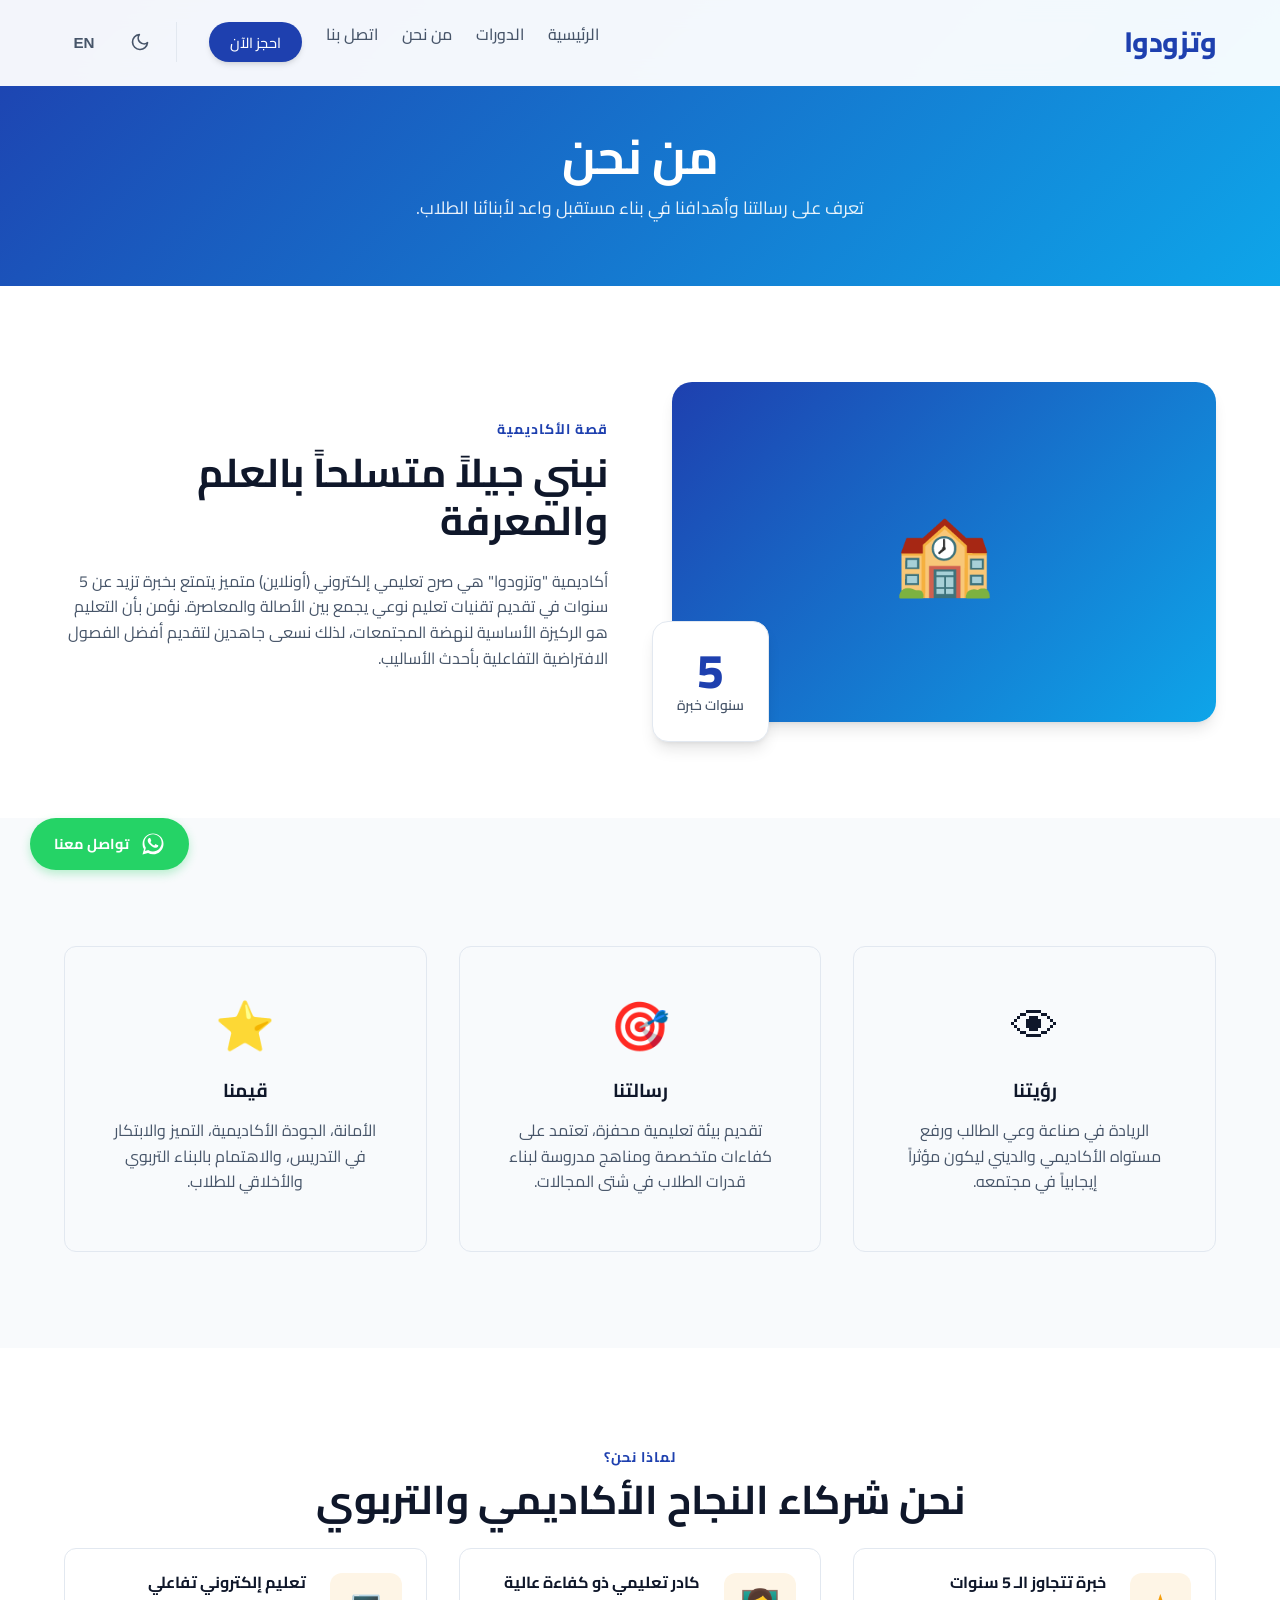
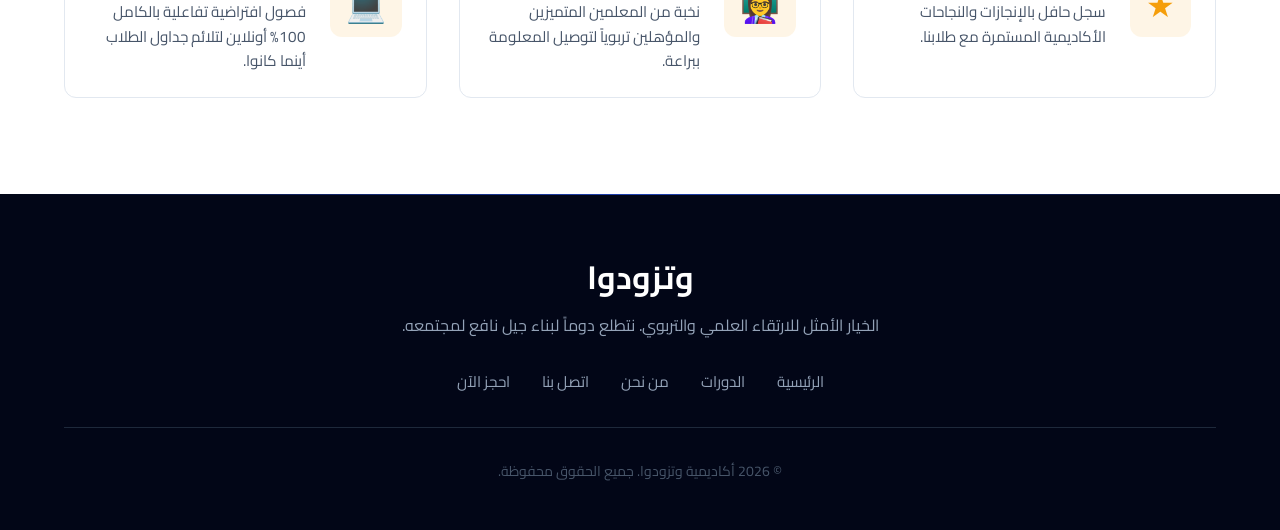
<file: about.html>
<!DOCTYPE html>
<html lang="en" dir="ltr" data-theme="light">

<head>
    <meta charset="UTF-8">
    <meta name="viewport" content="width=device-width, initial-scale=1.0">
    <meta name="description"
        content="وتزودوا - Learn more about Watazawadoo Academy, our mission, vision, core values, and educational journey.">
    <title>About Us | أكاديمية وتزودوا</title>

    <!-- Google Fonts -->
    <link rel="preconnect" href="https://fonts.googleapis.com">
    <link rel="preconnect" href="https://fonts.gstatic.com" crossorigin>
    <link
        href="https://fonts.googleapis.com/css2?family=Cairo:wght@400;600;700;800&family=Inter:wght@400;500;600;700;800&display=swap"
        rel="stylesheet">

    <!-- Custom CSS -->
    <link rel="stylesheet" href="css/style.css">
</head>

<body>

    <!-- Header & Navigation -->
    <header class="navbar" id="navbar">
        <div class="container nav-container">
            <a href="index.html" class="logo">
                <span class="ar">وتزودوا</span>
                <span class="en">Watazawadoo</span>
            </a>

            <button class="mobile-toggle" aria-label="Toggle Navigation">
                <span class="bar"></span>
                <span class="bar"></span>
                <span class="bar"></span>
            </button>

            <nav class="nav-menu">
                <ul class="nav-list">
                    <li><a href="index.html"><span class="ar">الرئيسية</span><span class="en">Home</span></a></li>
                    <li><a href="courses.html"><span class="ar">الدورات</span><span class="en">Courses</span></a></li>
                    <li><a href="about.html"><span class="ar">من نحن</span><span class="en">About Us</span></a></li>
                    <li><a href="contact.html"><span class="ar">اتصل بنا</span><span class="en">Contact</span></a></li>
                    <li><a href="booking.html" class="btn btn-primary" style="padding: 0.4rem 1.2rem; font-size: 0.9rem; color: #ffffff !important;"><span class="ar">احجز الآن</span><span class="en">Book Now</span></a></li>
                </ul>
                <div class="nav-controls">
                    <button id="theme-btn" class="icon-btn" aria-label="Toggle Theme">
                        <svg class="sun-icon" xmlns="http://www.w3.org/2000/svg" width="20" height="20"
                            viewBox="0 0 24 24" fill="none" stroke="currentColor" stroke-width="2"
                            stroke-linecap="round" stroke-linejoin="round">
                            <circle cx="12" cy="12" r="5"></circle>
                            <line x1="12" y1="1" x2="12" y2="3"></line>
                            <line x1="12" y1="21" x2="12" y2="23"></line>
                            <line x1="4.22" y1="4.22" x2="5.64" y2="5.64"></line>
                            <line x1="18.36" y1="18.36" x2="19.78" y2="19.78"></line>
                            <line x1="1" y1="12" x2="3" y2="12"></line>
                            <line x1="21" y1="12" x2="23" y2="12"></line>
                            <line x1="4.22" y1="19.78" x2="5.64" y2="18.36"></line>
                            <line x1="18.36" y1="5.64" x2="19.78" y2="4.22"></line>
                        </svg>
                        <svg class="moon-icon" xmlns="http://www.w3.org/2000/svg" width="20" height="20"
                            viewBox="0 0 24 24" fill="none" stroke="currentColor" stroke-width="2"
                            stroke-linecap="round" stroke-linejoin="round">
                            <path d="M21 12.79A9 9 0 1 1 11.21 3 7 7 0 0 0 21 12.79z"></path>
                        </svg>
                    </button>
                    <button id="lang-btn" class="icon-btn font-bold">
                        <span class="ar">EN</span>
                        <span class="en">عربي</span>
                    </button>
                </div>
            </nav>
        </div>
    </header>

    <main>
        <!-- Hero Banner -->
        <section class="subpage-hero">
            <div class="hero-bg"></div>
            <div class="container">
                <h1>
                    <span class="ar">من نحن</span>
                    <span class="en font-body">About Us</span>
                </h1>
                <p>
                    <span class="ar">تعرف على رسالتنا وأهدافنا في بناء مستقبل واعد لأبنائنا الطلاب.</span>
                    <span class="en">Learn more about our mission, vision, and core educational values.</span>
                </p>
            </div>
        </section>

        <!-- Academy Story -->
        <section class="section">
            <div class="container">
                <div class="about-grid fade-in visible">
                    <div class="about-image">
                        <div class="img-placeholder" style="background: linear-gradient(135deg, var(--primary), var(--secondary)); border-radius: 20px; aspect-ratio: 16/10;">
                            <span style="font-size: 5rem;">🏫</span>
                        </div>
                        <div class="experience-badge">
                            <span class="num">5</span>
                            <span class="ar text">سنوات خبرة</span>
                            <span class="en text font-body">Years Exp</span>
                        </div>
                    </div>
                    <div class="about-text">
                        <div class="section-badge">
                            <span class="ar">قصة الأكاديمية</span>
                            <span class="en font-body">Academy Story</span>
                        </div>
                        <h2 class="section-title">
                            <span class="ar">نبني جيلاً متسلحاً بالعلم والمعرفة</span>
                            <span class="en">Building a Generation Armed with Knowledge</span>
                        </h2>
                        <p class="description">
                            <span class="ar">أكاديمية "وتزودوا" هي صرح تعليمي إلكتروني (أونلاين) متميز يتمتع بخبرة تزيد عن 5 سنوات في تقديم تقنيات تعليم نوعي يجمع بين الأصالة والمعاصرة. نؤمن بأن التعليم هو الركيزة الأساسية لنهضة المجتمعات، لذلك نسعى جاهدين لتقديم أفضل الفصول الافتراضية التفاعلية بأحدث الأساليب.</span>
                            <span class="en">"Watazawadoo" Academy is a distinguished online educational institution with over 5 years of experience in providing quality education that blends heritage with modernity. We believe education is the foundation of societal progress, and we strive to deliver top-tier virtual learning experiences using modern interactive methodologies.</span>
                        </p>
                    </div>
                </div>
            </div>
        </section>

        <!-- Mission, Vision & Values -->
        <section class="section bg-light">
            <div class="container">
                <div class="mission-vision fade-in visible" style="grid-template-columns: repeat(auto-fit, minmax(300px, 1fr)); gap: 2rem;">
                    <div class="card sm-card" style="padding: 2.5rem; text-align: center;">
                        <span style="font-size: 3rem;">👁</span>
                        <h3 style="margin-top: 1rem;">
                            <span class="ar">رؤيتنا</span>
                            <span class="en font-body">Our Vision</span>
                        </h3>
                        <p>
                            <span class="ar">الريادة في صناعة وعي الطالب ورفع مستواه الأكاديمي والديني ليكون مؤثراً إيجابياً في مجتمعه.</span>
                            <span class="en">Pioneering in shaping student awareness and elevating their academic and religious levels to be a positive influence in their community.</span>
                        </p>
                    </div>

                    <div class="card sm-card" style="padding: 2.5rem; text-align: center;">
                        <span style="font-size: 3rem;">🎯</span>
                        <h3 style="margin-top: 1rem;">
                            <span class="ar">رسالتنا</span>
                            <span class="en font-body">Our Mission</span>
                        </h3>
                        <p>
                            <span class="ar">تقديم بيئة تعليمية محفزة، تعتمد على كفاءات متخصصة ومناهج مدروسة لبناء قدرات الطلاب في شتى المجالات.</span>
                            <span class="en">Providing a stimulating educational environment relying on expert educators and structured curricula to build students' capabilities across various fields.</span>
                        </p>
                    </div>

                    <div class="card sm-card" style="padding: 2.5rem; text-align: center;">
                        <span style="font-size: 3rem;">⭐</span>
                        <h3 style="margin-top: 1rem;">
                            <span class="ar">قيمنا</span>
                            <span class="en font-body">Our Values</span>
                        </h3>
                        <p>
                            <span class="ar">الأمانة، الجودة الأكاديمية، التميز والابتكار في التدريس، والاهتمام بالبناء التربوي والأخلاقي للطلاب.</span>
                            <span class="en">Integrity, academic quality, excellence and innovation in teaching, and focusing on the ethical development of students.</span>
                        </p>
                    </div>
                </div>
            </div>
        </section>

        <!-- Why Choose Us -->
        <section class="section">
            <div class="container">
                <div class="section-header text-center fade-in">
                    <div class="section-badge">
                        <span class="ar">لماذا نحن؟</span>
                        <span class="en font-body">Why Choose Us</span>
                    </div>
                    <h2 class="section-title">
                        <span class="ar">نحن شركاء النجاح الأكاديمي والتربوي</span>
                        <span class="en">Partners in Academic Success</span>
                    </h2>
                </div>

                <div class="features-list fade-in visible">
                    <div class="feature-item">
                        <div class="f-icon">★</div>
                        <div class="f-content">
                            <h4>
                                <span class="ar">خبرة تتجاوز الـ 5 سنوات</span>
                                <span class="en font-body">5+ Years of Excellence</span>
                            </h4>
                            <p>
                                <span class="ar">سجل حافل بالإنجازات والنجاحات الأكاديمية المستمرة مع طلابنا.</span>
                                <span class="en">Extended experience and a proven track record of continuous success and achievements.</span>
                            </p>
                        </div>
                    </div>

                    <div class="feature-item">
                        <div class="f-icon">👩‍🏫</div>
                        <div class="f-content">
                            <h4>
                                <span class="ar">كادر تعليمي ذو كفاءة عالية</span>
                                <span class="en font-body">Highly Qualified Educators</span>
                            </h4>
                            <p>
                                <span class="ar">نخبة من المعلمين المتميزين والمؤهلين تربوياً لتوصيل المعلومة ببراعة.</span>
                                <span class="en">An elite group of specialized and qualified teachers skilled at delivering information.</span>
                            </p>
                        </div>
                    </div>

                    <div class="feature-item">
                        <div class="f-icon">💻</div>
                        <div class="f-content">
                            <h4>
                                <span class="ar">تعليم إلكتروني تفاعلي</span>
                                <span class="en font-body">Flexible Online Learning</span>
                            </h4>
                            <p>
                                <span class="ar">فصول افتراضية تفاعلية بالكامل 100% أونلاين لتلائم جداول الطلاب أينما كانوا.</span>
                                <span class="en">100% interactive virtual classes and schedules designed to fit students anytime, anywhere.</span>
                            </p>
                        </div>
                    </div>
                </div>
            </div>
        </section>
    </main>

    <!-- Footer -->
    <footer class="footer">
        <div class="container footer-container">
            <div class="footer-info">
                <h3>
                    <span class="ar">وتزودوا</span>
                    <span class="en">Watazawadoo</span>
                </h3>
                <p>
                    <span class="ar">الخيار الأمثل للارتقاء العلمي والتربوي. نتطلع دوماً لبناء جيل نافع لمجتمعه.</span>
                    <span class="en">The perfect choice for academic and educational advancement. Always aspiring to build a beneficial generation.</span>
                </p>
            </div>

            <div style="display: flex; gap: 2rem; margin-bottom: 2rem; flex-wrap: wrap; justify-content: center; font-size: 0.95rem; color: #94a3b8;">
                <a href="index.html" class="footer-link"><span class="ar">الرئيسية</span><span class="en">Home</span></a>
                <a href="courses.html" class="footer-link"><span class="ar">الدورات</span><span class="en">Courses</span></a>
                <a href="about.html" class="footer-link"><span class="ar">من نحن</span><span class="en">About Us</span></a>
                <a href="contact.html" class="footer-link"><span class="ar">اتصل بنا</span><span class="en">Contact</span></a>
                <a href="booking.html" class="footer-link"><span class="ar">احجز الآن</span><span class="en">Book Now</span></a>
            </div>

            <div class="footer-copyright">
                <p>
                    &copy; <span id="year"></span>
                    <span class="ar">أكاديمية وتزودوا. جميع الحقوق محفوظة.</span>
                    <span class="en">Watazawadoo Academy. All rights reserved.</span>
                </p>
            </div>
        </div>
    </footer>

    <!-- Floating WhatsApp Button -->
    <a href="https://wa.me/201121379481" class="floating-wa" target="_blank" rel="noopener noreferrer"
        aria-label="Chat on WhatsApp">
        <svg xmlns="http://www.w3.org/2000/svg" viewBox="0 0 448 512" width="24" height="24" fill="currentColor">
            <path
                d="M380.9 97.1C339 55.1 283.2 32 223.9 32c-122.4 0-222 99.6-222 222 0 39.1 10.2 77.3 29.6 111L0 480l117.7-30.9c32.4 17.7 68.9 27 106.1 27h.1c122.3 0 224.1-99.6 224.1-222 0-59.3-23.1-115-65.1-157zM223.9 416.3c-33 0-65.4-8.9-94-25.7l-6.7-4-69.8 18.3L72 336l-4.4-7c-18.5-29.3-28.2-63.5-28.2-98.1 0-101.9 83-184.9 184.9-184.9 49.4 0 95.8 19.2 130.7 54.2 34.9 34.9 54.2 81.3 54.2 130.8 0 102-83 185.3-185.3 185.3zm101.2-138.2c-5.5-2.8-32.8-16.2-37.9-18-5.1-1.9-8.8-2.8-12.5 2.8-3.7 5.6-14.3 18-17.6 21.8-3.2 3.7-6.5 4.2-12 1.4-32.6-16.3-54-29.1-75.5-66-5.7-9.8 5.7-9.1 16.3-30.3 1.8-3.7 .9-6.9-.5-9.7-1.4-2.8-12.5-30.1-17.1-41.2-4.5-10.8-9.1-9.3-12.5-9.5-3.2-.2-6.9-.2-10.6-.2-3.7 0-9.7 1.4-14.8 6.9-5.1 5.6-19.4 19-19.4 46.3 0 27.3 19.9 53.7 22.6 57.4 2.8 3.7 39.1 59.7 94.8 83.8 35.2 15.2 49 16.5 66.6 13.9 10.7-1.6 32.8-13.4 37.4-26.4 4.6-13 4.6-24.1 3.2-26.4-1.3-2.5-5-3.9-10.5-6.6z" />
        </svg>
        <span class="wa-text">
            <span class="ar">تواصل معنا</span>
            <span class="en">Contact Us</span>
        </span>
    </a>

    <!-- Scripts -->
    <script src="js/data.js"></script>
    <script src="js/app.js"></script>
</body>

</html>
</file>
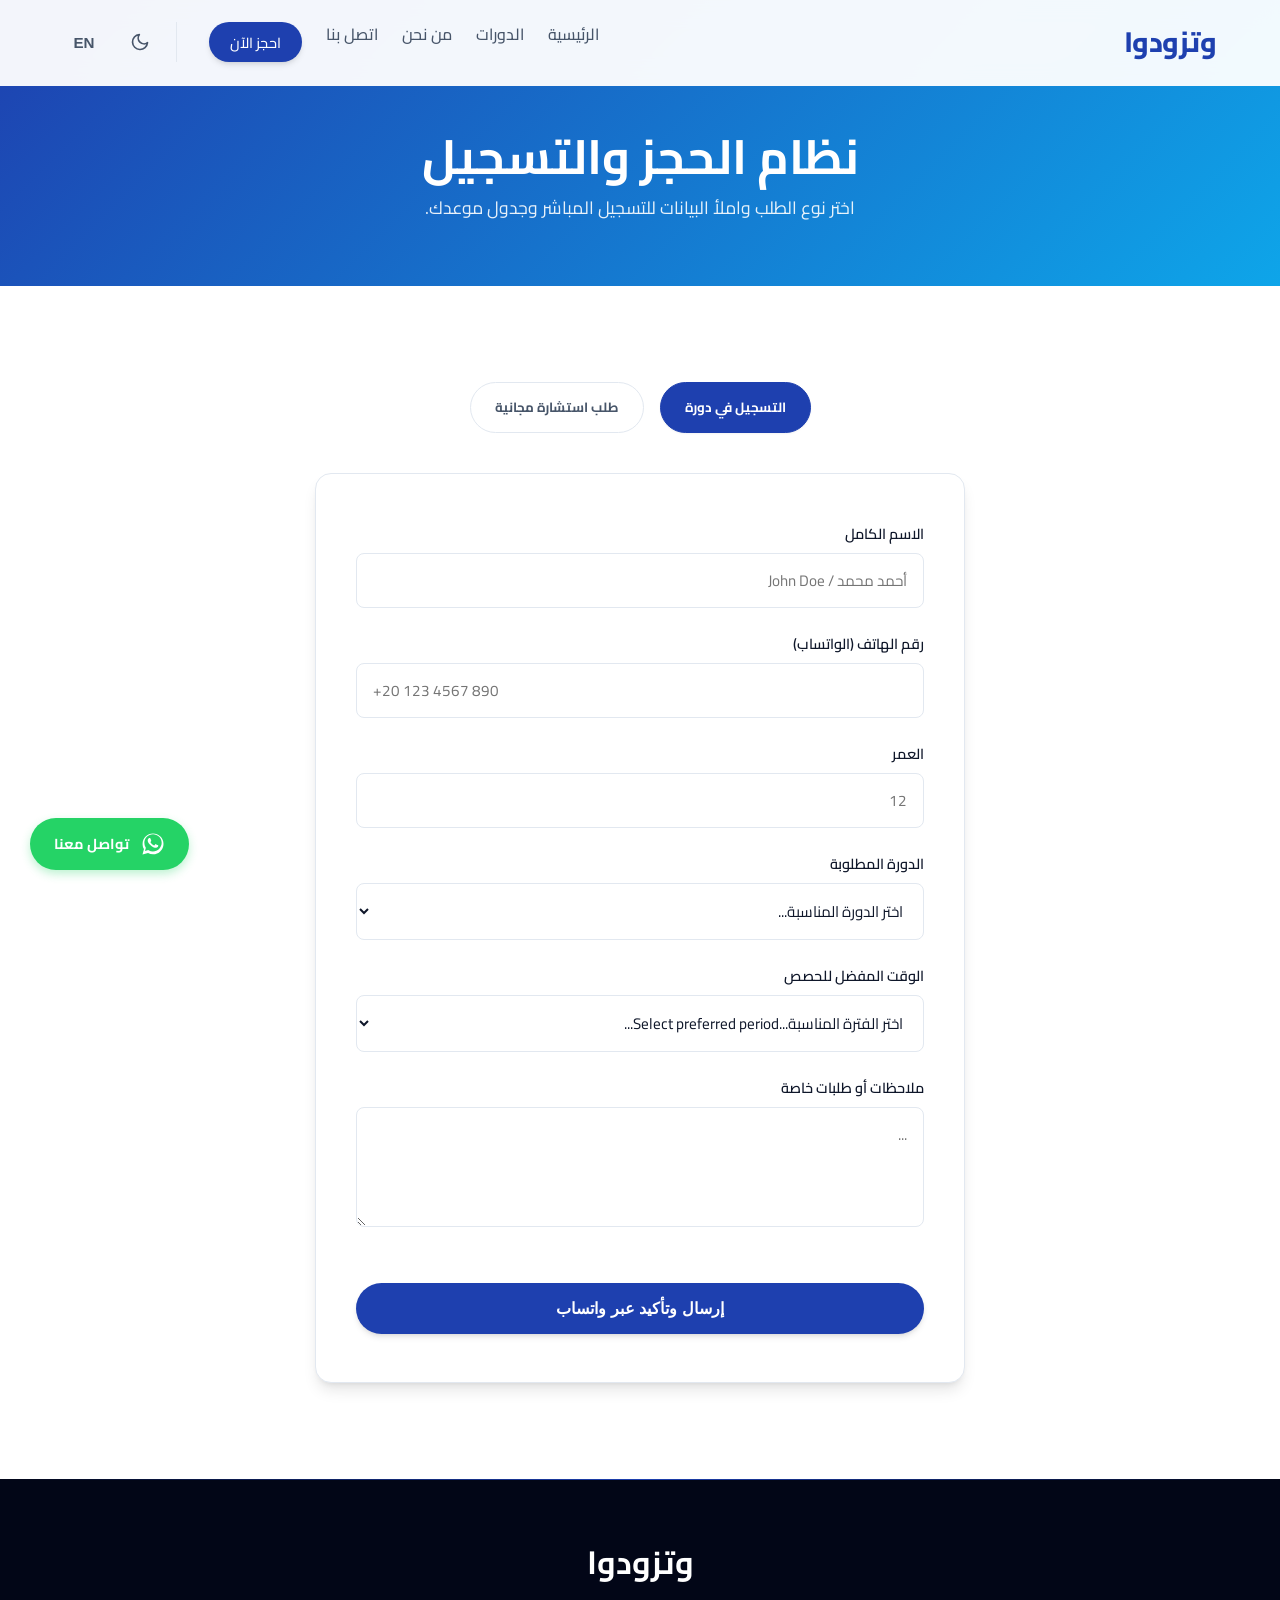
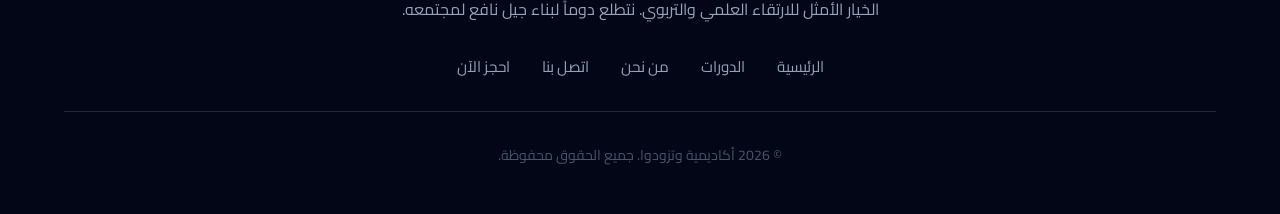
<file: booking.html>
<!DOCTYPE html>
<html lang="en" dir="ltr" data-theme="light">

<head>
    <meta charset="UTF-8">
    <meta name="viewport" content="width=device-width, initial-scale=1.0">
    <meta name="description"
        content="وتزودوا - Academy enrollment and consultation booking form with instant WhatsApp activation.">
    <title>Booking & Enrollment | أكاديمية وتزودوا</title>

    <!-- Google Fonts -->
    <link rel="preconnect" href="https://fonts.googleapis.com">
    <link rel="preconnect" href="https://fonts.gstatic.com" crossorigin>
    <link
        href="https://fonts.googleapis.com/css2?family=Cairo:wght@400;600;700;800&family=Inter:wght@400;500;600;700;800&display=swap"
        rel="stylesheet">

    <!-- Custom CSS -->
    <link rel="stylesheet" href="css/style.css">
</head>

<body>

    <!-- Header & Navigation -->
    <header class="navbar" id="navbar">
        <div class="container nav-container">
            <a href="index.html" class="logo">
                <span class="ar">وتزودوا</span>
                <span class="en">Watazawadoo</span>
            </a>

            <button class="mobile-toggle" aria-label="Toggle Navigation">
                <span class="bar"></span>
                <span class="bar"></span>
                <span class="bar"></span>
            </button>

            <nav class="nav-menu">
                <ul class="nav-list">
                    <li><a href="index.html"><span class="ar">الرئيسية</span><span class="en">Home</span></a></li>
                    <li><a href="courses.html"><span class="ar">الدورات</span><span class="en">Courses</span></a></li>
                    <li><a href="about.html"><span class="ar">من نحن</span><span class="en">About Us</span></a></li>
                    <li><a href="contact.html"><span class="ar">اتصل بنا</span><span class="en">Contact</span></a></li>
                    <li><a href="booking.html" class="btn btn-primary" style="padding: 0.4rem 1.2rem; font-size: 0.9rem; color: #ffffff !important;"><span class="ar">احجز الآن</span><span class="en">Book Now</span></a></li>
                </ul>
                <div class="nav-controls">
                    <button id="theme-btn" class="icon-btn" aria-label="Toggle Theme">
                        <svg class="sun-icon" xmlns="http://www.w3.org/2000/svg" width="20" height="20"
                            viewBox="0 0 24 24" fill="none" stroke="currentColor" stroke-width="2"
                            stroke-linecap="round" stroke-linejoin="round">
                            <circle cx="12" cy="12" r="5"></circle>
                            <line x1="12" y1="1" x2="12" y2="3"></line>
                            <line x1="12" y1="21" x2="12" y2="23"></line>
                            <line x1="4.22" y1="4.22" x2="5.64" y2="5.64"></line>
                            <line x1="18.36" y1="18.36" x2="19.78" y2="19.78"></line>
                            <line x1="1" y1="12" x2="3" y2="12"></line>
                            <line x1="21" y1="12" x2="23" y2="12"></line>
                            <line x1="4.22" y1="19.78" x2="5.64" y2="18.36"></line>
                            <line x1="18.36" y1="5.64" x2="19.78" y2="4.22"></line>
                        </svg>
                        <svg class="moon-icon" xmlns="http://www.w3.org/2000/svg" width="20" height="20"
                            viewBox="0 0 24 24" fill="none" stroke="currentColor" stroke-width="2"
                            stroke-linecap="round" stroke-linejoin="round">
                            <path d="M21 12.79A9 9 0 1 1 11.21 3 7 7 0 0 0 21 12.79z"></path>
                        </svg>
                    </button>
                    <button id="lang-btn" class="icon-btn font-bold">
                        <span class="ar">EN</span>
                        <span class="en">عربي</span>
                    </button>
                </div>
            </nav>
        </div>
    </header>

    <main>
        <!-- Hero Banner -->
        <section class="subpage-hero">
            <div class="hero-bg"></div>
            <div class="container">
                <h1>
                    <span class="ar">نظام الحجز والتسجيل</span>
                    <span class="en font-body">Booking & Enrollment</span>
                </h1>
                <p>
                    <span class="ar">اختر نوع الطلب واملأ البيانات للتسجيل المباشر وجدول موعدك.</span>
                    <span class="en">Choose your service type and fill in your details to register or schedule your session.</span>
                </p>
            </div>
        </section>

        <!-- Booking Form Section -->
        <section class="section">
            <div class="container">
                
                <!-- Booking Tabs -->
                <div class="booking-tabs fade-in">
                    <button id="tab-enroll" class="booking-tab-btn active">
                        <span class="ar">التسجيل في دورة</span>
                        <span class="en">Course Enrollment</span>
                    </button>
                    <button id="tab-consult" class="booking-tab-btn">
                        <span class="ar">طلب استشارة مجانية</span>
                        <span class="en">Consultation Request</span>
                    </button>
                </div>

                <!-- Form Card -->
                <div class="booking-card fade-in">
                    <form id="booking-system-form">
                        
                        <!-- Name Field -->
                        <div class="form-group">
                            <label for="booking-name">
                                <span class="ar">الاسم الكامل</span>
                                <span class="en">Full Name</span>
                            </label>
                            <input type="text" id="booking-name" class="form-control" placeholder="أحمد محمد / John Doe" required>
                        </div>

                        <!-- Phone Field -->
                        <div class="form-group">
                            <label for="booking-phone">
                                <span class="ar">رقم الهاتف (الواتساب)</span>
                                <span class="en">Phone Number (WhatsApp)</span>
                            </label>
                            <input type="tel" id="booking-phone" class="form-control" placeholder="+20 123 4567 890" required>
                        </div>

                        <!-- Age Field -->
                        <div class="form-group">
                            <label for="booking-age">
                                <span class="ar">العمر</span>
                                <span class="en">Age</span>
                            </label>
                            <input type="number" id="booking-age" class="form-control" min="4" max="99" placeholder="12" required>
                        </div>

                        <!-- Course Selection (dynamic, only for Course Enrollment) -->
                        <div class="form-group" id="course-select-group">
                            <label for="booking-course">
                                <span class="ar">الدورة المطلوبة</span>
                                <span class="en">Selected Course</span>
                            </label>
                            <select id="booking-course" class="form-control" required>
                                <!-- Injected dynamically by app.js -->
                            </select>
                        </div>

                        <!-- Preferred Time -->
                        <div class="form-group">
                            <label for="booking-time">
                                <span class="ar">الوقت المفضل للحصص</span>
                                <span class="en">Preferred Time</span>
                            </label>
                            <select id="booking-time" class="form-control" required>
                                <option value="" disabled selected><span class="ar">اختر الفترة المناسبة...</span><span class="en">Select preferred period...</span></option>
                                <option value="Morning (9 AM - 12 PM)"><span class="ar">صباحاً (9 ص - 12 م)</span><span class="en">Morning (9 AM - 12 PM)</span></option>
                                <option value="Afternoon (12 PM - 5 PM)"><span class="ar">بعد الظهر (12 م - 5 م)</span><span class="en">Afternoon (12 PM - 5 PM)</span></option>
                                <option value="Evening (5 PM - 10 PM)"><span class="ar">مساءً (5 م - 10 م)</span><span class="en">Evening (5 PM - 10 PM)</span></option>
                            </select>
                        </div>

                        <!-- Notes / Requests -->
                        <div class="form-group">
                            <label for="booking-notes">
                                <span class="ar">ملاحظات أو طلبات خاصة</span>
                                <span class="en">Notes / Special Requests</span>
                            </label>
                            <textarea id="booking-notes" class="form-control" placeholder="..."></textarea>
                        </div>

                        <!-- Submit Button -->
                        <button type="submit" class="btn btn-primary" style="width: 100%; margin-top: 1.5rem;">
                            <span class="ar">إرسال وتأكيد عبر واتساب</span>
                            <span class="en">Confirm & Submit on WhatsApp</span>
                        </button>
                    </form>
                </div>
            </div>
        </section>
    </main>

    <!-- Footer -->
    <footer class="footer">
        <div class="container footer-container">
            <div class="footer-info">
                <h3>
                    <span class="ar">وتزودوا</span>
                    <span class="en">Watazawadoo</span>
                </h3>
                <p>
                    <span class="ar">الخيار الأمثل للارتقاء العلمي والتربوي. نتطلع دوماً لبناء جيل نافع لمجتمعه.</span>
                    <span class="en">The perfect choice for academic and educational advancement. Always aspiring to build a beneficial generation.</span>
                </p>
            </div>

            <div style="display: flex; gap: 2rem; margin-bottom: 2rem; flex-wrap: wrap; justify-content: center; font-size: 0.95rem; color: #94a3b8;">
                <a href="index.html" class="footer-link"><span class="ar">الرئيسية</span><span class="en">Home</span></a>
                <a href="courses.html" class="footer-link"><span class="ar">الدورات</span><span class="en">Courses</span></a>
                <a href="about.html" class="footer-link"><span class="ar">من نحن</span><span class="en">About Us</span></a>
                <a href="contact.html" class="footer-link"><span class="ar">اتصل بنا</span><span class="en">Contact</span></a>
                <a href="booking.html" class="footer-link"><span class="ar">احجز الآن</span><span class="en">Book Now</span></a>
            </div>

            <div class="footer-copyright">
                <p>
                    &copy; <span id="year"></span>
                    <span class="ar">أكاديمية وتزودوا. جميع الحقوق محفوظة.</span>
                    <span class="en">Watazawadoo Academy. All rights reserved.</span>
                </p>
            </div>
        </div>
    </footer>

    <!-- Floating WhatsApp Button -->
    <a href="https://wa.me/201121379481" class="floating-wa" target="_blank" rel="noopener noreferrer"
        aria-label="Chat on WhatsApp">
        <svg xmlns="http://www.w3.org/2000/svg" viewBox="0 0 448 512" width="24" height="24" fill="currentColor">
            <path
                d="M380.9 97.1C339 55.1 283.2 32 223.9 32c-122.4 0-222 99.6-222 222 0 39.1 10.2 77.3 29.6 111L0 480l117.7-30.9c32.4 17.7 68.9 27 106.1 27h.1c122.3 0 224.1-99.6 224.1-222 0-59.3-23.1-115-65.1-157zM223.9 416.3c-33 0-65.4-8.9-94-25.7l-6.7-4-69.8 18.3L72 336l-4.4-7c-18.5-29.3-28.2-63.5-28.2-98.1 0-101.9 83-184.9 184.9-184.9 49.4 0 95.8 19.2 130.7 54.2 34.9 34.9 54.2 81.3 54.2 130.8 0 102-83 185.3-185.3 185.3zm101.2-138.2c-5.5-2.8-32.8-16.2-37.9-18-5.1-1.9-8.8-2.8-12.5 2.8-3.7 5.6-14.3 18-17.6 21.8-3.2 3.7-6.5 4.2-12 1.4-32.6-16.3-54-29.1-75.5-66-5.7-9.8 5.7-9.1 16.3-30.3 1.8-3.7 .9-6.9-.5-9.7-1.4-2.8-12.5-30.1-17.1-41.2-4.5-10.8-9.1-9.3-12.5-9.5-3.2-.2-6.9-.2-10.6-.2-3.7 0-9.7 1.4-14.8 6.9-5.1 5.6-19.4 19-19.4 46.3 0 27.3 19.9 53.7 22.6 57.4 2.8 3.7 39.1 59.7 94.8 83.8 35.2 15.2 49 16.5 66.6 13.9 10.7-1.6 32.8-13.4 37.4-26.4 4.6-13 4.6-24.1 3.2-26.4-1.3-2.5-5-3.9-10.5-6.6z" />
        </svg>
        <span class="wa-text">
            <span class="ar">تواصل معنا</span>
            <span class="en">Contact Us</span>
        </span>
    </a>

    <!-- Scripts -->
    <script src="js/data.js"></script>
    <script src="js/app.js"></script>
</body>

</html>
</file>
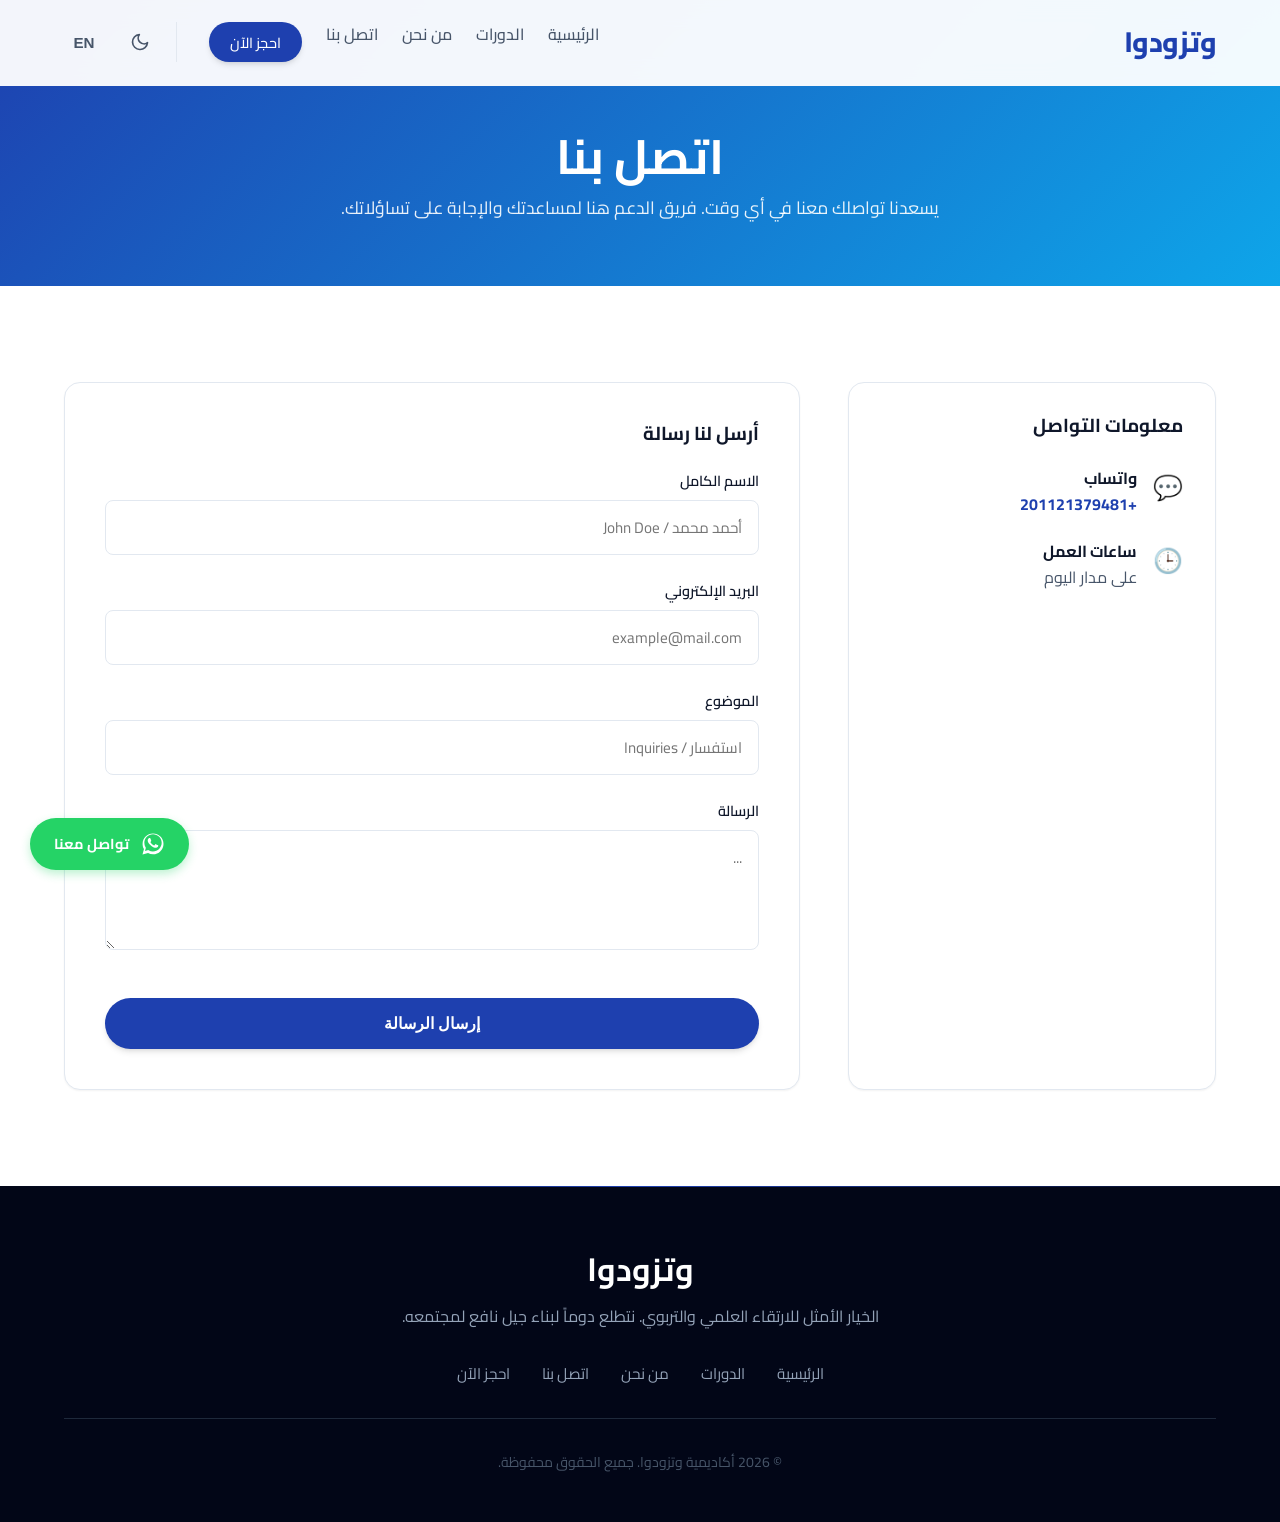
<file: contact.html>
<!DOCTYPE html>
<html lang="en" dir="ltr" data-theme="light">

<head>
    <meta charset="UTF-8">
    <meta name="viewport" content="width=device-width, initial-scale=1.0">
    <meta name="description"
        content="وتزودوا - Contact Watazawadoo Academy for questions, support, or inquiries.">
    <title>Contact Us | أكاديمية وتزودوا</title>

    <!-- Google Fonts -->
    <link rel="preconnect" href="https://fonts.googleapis.com">
    <link rel="preconnect" href="https://fonts.gstatic.com" crossorigin>
    <link
        href="https://fonts.googleapis.com/css2?family=Cairo:wght@400;600;700;800&family=Inter:wght@400;500;600;700;800&display=swap"
        rel="stylesheet">

    <!-- Custom CSS -->
    <link rel="stylesheet" href="css/style.css">
</head>

<body>

    <!-- Header & Navigation -->
    <header class="navbar" id="navbar">
        <div class="container nav-container">
            <a href="index.html" class="logo">
                <span class="ar">وتزودوا</span>
                <span class="en">Watazawadoo</span>
            </a>

            <button class="mobile-toggle" aria-label="Toggle Navigation">
                <span class="bar"></span>
                <span class="bar"></span>
                <span class="bar"></span>
            </button>

            <nav class="nav-menu">
                <ul class="nav-list">
                    <li><a href="index.html"><span class="ar">الرئيسية</span><span class="en">Home</span></a></li>
                    <li><a href="courses.html"><span class="ar">الدورات</span><span class="en">Courses</span></a></li>
                    <li><a href="about.html"><span class="ar">من نحن</span><span class="en">About Us</span></a></li>
                    <li><a href="contact.html"><span class="ar">اتصل بنا</span><span class="en">Contact</span></a></li>
                    <li><a href="booking.html" class="btn btn-primary" style="padding: 0.4rem 1.2rem; font-size: 0.9rem; color: #ffffff !important;"><span class="ar">احجز الآن</span><span class="en">Book Now</span></a></li>
                </ul>
                <div class="nav-controls">
                    <button id="theme-btn" class="icon-btn" aria-label="Toggle Theme">
                        <svg class="sun-icon" xmlns="http://www.w3.org/2000/svg" width="20" height="20"
                            viewBox="0 0 24 24" fill="none" stroke="currentColor" stroke-width="2"
                            stroke-linecap="round" stroke-linejoin="round">
                            <circle cx="12" cy="12" r="5"></circle>
                            <line x1="12" y1="1" x2="12" y2="3"></line>
                            <line x1="12" y1="21" x2="12" y2="23"></line>
                            <line x1="4.22" y1="4.22" x2="5.64" y2="5.64"></line>
                            <line x1="18.36" y1="18.36" x2="19.78" y2="19.78"></line>
                            <line x1="1" y1="12" x2="3" y2="12"></line>
                            <line x1="21" y1="12" x2="23" y2="12"></line>
                            <line x1="4.22" y1="19.78" x2="5.64" y2="18.36"></line>
                            <line x1="18.36" y1="5.64" x2="19.78" y2="4.22"></line>
                        </svg>
                        <svg class="moon-icon" xmlns="http://www.w3.org/2000/svg" width="20" height="20"
                            viewBox="0 0 24 24" fill="none" stroke="currentColor" stroke-width="2"
                            stroke-linecap="round" stroke-linejoin="round">
                            <path d="M21 12.79A9 9 0 1 1 11.21 3 7 7 0 0 0 21 12.79z"></path>
                        </svg>
                    </button>
                    <button id="lang-btn" class="icon-btn font-bold">
                        <span class="ar">EN</span>
                        <span class="en">عربي</span>
                    </button>
                </div>
            </nav>
        </div>
    </header>

    <main>
        <!-- Hero Banner -->
        <section class="subpage-hero">
            <div class="hero-bg"></div>
            <div class="container">
                <h1>
                    <span class="ar">اتصل بنا</span>
                    <span class="en font-body">Contact Us</span>
                </h1>
                <p>
                    <span class="ar">يسعدنا تواصلك معنا في أي وقت. فريق الدعم هنا لمساعدتك والإجابة على تساؤلاتك.</span>
                    <span class="en">We are happy to connect with you. Our support team is here to assist you anytime.</span>
                </p>
            </div>
        </section>

        <!-- Contact Section -->
        <section class="section">
            <div class="container">
                <div class="contact-grid fade-in visible">
                    
                    <!-- Contact Sidebar Information -->
                    <div class="contact-info-card">
                        <h3 style="margin-bottom: 2rem;">
                            <span class="ar">معلومات التواصل</span>
                            <span class="en font-body">Contact Info</span>
                        </h3>

                        <div class="contact-info-item">
                            <span class="icon">💬</span>
                            <div>
                                <h4 style="margin-bottom: 0.25rem;"><span class="ar">واتساب</span><span class="en">WhatsApp</span></h4>
                                <p style="margin-bottom: 0;"><a href="https://wa.me/201121379481" target="_blank" rel="noopener noreferrer" style="color: var(--primary); font-weight: bold;">+201121379481</a></p>
                            </div>
                        </div>

                        <div class="contact-info-item">
                            <span class="icon">🕒</span>
                            <div>
                                <h4 style="margin-bottom: 0.25rem;"><span class="ar">ساعات العمل</span><span class="en">Working Hours</span></h4>
                                <p style="margin-bottom: 0;"><span class="ar">على مدار اليوم</span><span class="en">24/7 (Round the Clock)</span></p>
                            </div>
                        </div>
                    </div>

                    <!-- Contact Form -->
                    <div class="contact-form-card" style="background-color: var(--card-bg); border: 1px solid var(--border); border-radius: 16px; padding: 2.5rem; box-shadow: var(--shadow-sm);">
                        <h3 style="margin-bottom: 1.5rem;">
                            <span class="ar">أرسل لنا رسالة</span>
                            <span class="en font-body">Send Us a Message</span>
                        </h3>

                        <form id="contact-message-form" onsubmit="event.preventDefault(); alert(document.documentElement.getAttribute('lang') === 'ar' ? 'شكراً لتواصلك معنا! سنرد عليك قريباً.' : 'Thank you for contacting us! We will reply soon.'); this.reset();">
                            <div class="form-group">
                                <label for="contact-name"><span class="ar">الاسم الكامل</span><span class="en">Full Name</span></label>
                                <input type="text" id="contact-name" class="form-control" placeholder="أحمد محمد / John Doe" required>
                            </div>

                            <div class="form-group">
                                <label for="contact-email"><span class="ar">البريد الإلكتروني</span><span class="en">Email Address</span></label>
                                <input type="email" id="contact-email" class="form-control" placeholder="example@mail.com" required>
                            </div>

                            <div class="form-group">
                                <label for="contact-subject"><span class="ar">الموضوع</span><span class="en">Subject</span></label>
                                <input type="text" id="contact-subject" class="form-control" placeholder="استفسار / Inquiries" required>
                            </div>

                            <div class="form-group">
                                <label for="contact-message"><span class="ar">الرسالة</span><span class="en">Message</span></label>
                                <textarea id="contact-message" class="form-control" placeholder="..." required></textarea>
                            </div>

                            <button type="submit" class="btn btn-primary" style="width: 100%; margin-top: 1rem;">
                                <span class="ar">إرسال الرسالة</span>
                                <span class="en">Send Message</span>
                            </button>
                        </form>
                    </div>
                </div>
            </div>
        </section>
    </main>

    <!-- Footer -->
    <footer class="footer">
        <div class="container footer-container">
            <div class="footer-info">
                <h3>
                    <span class="ar">وتزودوا</span>
                    <span class="en">Watazawadoo</span>
                </h3>
                <p>
                    <span class="ar">الخيار الأمثل للارتقاء العلمي والتربوي. نتطلع دوماً لبناء جيل نافع لمجتمعه.</span>
                    <span class="en">The perfect choice for academic and educational advancement. Always aspiring to build a beneficial generation.</span>
                </p>
            </div>

            <div style="display: flex; gap: 2rem; margin-bottom: 2rem; flex-wrap: wrap; justify-content: center; font-size: 0.95rem; color: #94a3b8;">
                <a href="index.html" class="footer-link"><span class="ar">الرئيسية</span><span class="en">Home</span></a>
                <a href="courses.html" class="footer-link"><span class="ar">الدورات</span><span class="en">Courses</span></a>
                <a href="about.html" class="footer-link"><span class="ar">من نحن</span><span class="en">About Us</span></a>
                <a href="contact.html" class="footer-link"><span class="ar">اتصل بنا</span><span class="en">Contact</span></a>
                <a href="booking.html" class="footer-link"><span class="ar">احجز الآن</span><span class="en">Book Now</span></a>
            </div>

            <div class="footer-copyright">
                <p>
                    &copy; <span id="year"></span>
                    <span class="ar">أكاديمية وتزودوا. جميع الحقوق محفوظة.</span>
                    <span class="en">Watazawadoo Academy. All rights reserved.</span>
                </p>
            </div>
        </div>
    </footer>

    <!-- Floating WhatsApp Button -->
    <a href="https://wa.me/201121379481" class="floating-wa" target="_blank" rel="noopener noreferrer"
        aria-label="Chat on WhatsApp">
        <svg xmlns="http://www.w3.org/2000/svg" viewBox="0 0 448 512" width="24" height="24" fill="currentColor">
            <path
                d="M380.9 97.1C339 55.1 283.2 32 223.9 32c-122.4 0-222 99.6-222 222 0 39.1 10.2 77.3 29.6 111L0 480l117.7-30.9c32.4 17.7 68.9 27 106.1 27h.1c122.3 0 224.1-99.6 224.1-222 0-59.3-23.1-115-65.1-157zM223.9 416.3c-33 0-65.4-8.9-94-25.7l-6.7-4-69.8 18.3L72 336l-4.4-7c-18.5-29.3-28.2-63.5-28.2-98.1 0-101.9 83-184.9 184.9-184.9 49.4 0 95.8 19.2 130.7 54.2 34.9 34.9 54.2 81.3 54.2 130.8 0 102-83 185.3-185.3 185.3zm101.2-138.2c-5.5-2.8-32.8-16.2-37.9-18-5.1-1.9-8.8-2.8-12.5 2.8-3.7 5.6-14.3 18-17.6 21.8-3.2 3.7-6.5 4.2-12 1.4-32.6-16.3-54-29.1-75.5-66-5.7-9.8 5.7-9.1 16.3-30.3 1.8-3.7 .9-6.9-.5-9.7-1.4-2.8-12.5-30.1-17.1-41.2-4.5-10.8-9.1-9.3-12.5-9.5-3.2-.2-6.9-.2-10.6-.2-3.7 0-9.7 1.4-14.8 6.9-5.1 5.6-19.4 19-19.4 46.3 0 27.3 19.9 53.7 22.6 57.4 2.8 3.7 39.1 59.7 94.8 83.8 35.2 15.2 49 16.5 66.6 13.9 10.7-1.6 32.8-13.4 37.4-26.4 4.6-13 4.6-24.1 3.2-26.4-1.3-2.5-5-3.9-10.5-6.6z" />
        </svg>
        <span class="wa-text">
            <span class="ar">تواصل معنا</span>
            <span class="en">Contact Us</span>
        </span>
    </a>

    <!-- Scripts -->
    <script src="js/data.js"></script>
    <script src="js/app.js"></script>
</body>

</html>
</file>
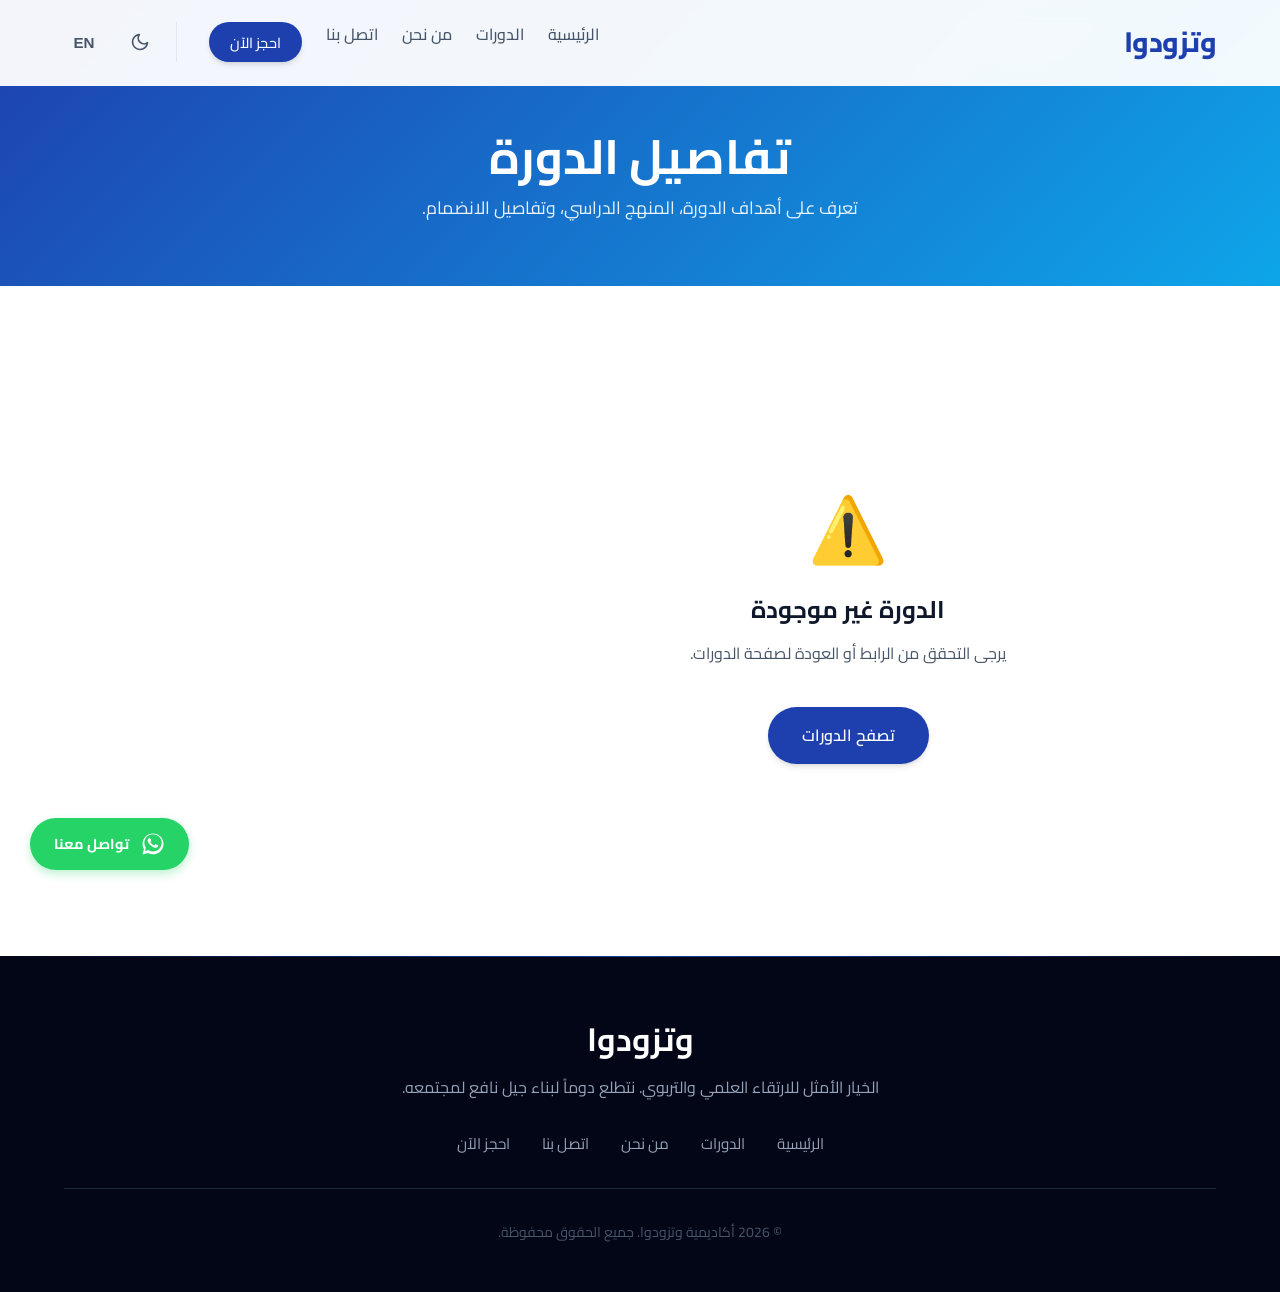
<file: course-details.html>
<!DOCTYPE html>
<html lang="en" dir="ltr" data-theme="light">

<head>
    <meta charset="UTF-8">
    <meta name="viewport" content="width=device-width, initial-scale=1.0">
    <meta name="description"
        content="وتزودوا - Course details page featuring full descriptions, curricula, objectives, and instructor information.">
    <title>Course Details | أكاديمية وتزودوا</title>

    <!-- Google Fonts -->
    <link rel="preconnect" href="https://fonts.googleapis.com">
    <link rel="preconnect" href="https://fonts.gstatic.com" crossorigin>
    <link
        href="https://fonts.googleapis.com/css2?family=Cairo:wght@400;600;700;800&family=Inter:wght@400;500;600;700;800&display=swap"
        rel="stylesheet">

    <!-- Custom CSS -->
    <link rel="stylesheet" href="css/style.css">
</head>

<body>

    <!-- Header & Navigation -->
    <header class="navbar" id="navbar">
        <div class="container nav-container">
            <a href="index.html" class="logo">
                <span class="ar">وتزودوا</span>
                <span class="en">Watazawadoo</span>
            </a>

            <button class="mobile-toggle" aria-label="Toggle Navigation">
                <span class="bar"></span>
                <span class="bar"></span>
                <span class="bar"></span>
            </button>

            <nav class="nav-menu">
                <ul class="nav-list">
                    <li><a href="index.html"><span class="ar">الرئيسية</span><span class="en">Home</span></a></li>
                    <li><a href="courses.html"><span class="ar">الدورات</span><span class="en">Courses</span></a></li>
                    <li><a href="about.html"><span class="ar">من نحن</span><span class="en">About Us</span></a></li>
                    <li><a href="contact.html"><span class="ar">اتصل بنا</span><span class="en">Contact</span></a></li>
                    <li><a href="booking.html" class="btn btn-primary" style="padding: 0.4rem 1.2rem; font-size: 0.9rem; color: #ffffff !important;"><span class="ar">احجز الآن</span><span class="en">Book Now</span></a></li>
                </ul>
                <div class="nav-controls">
                    <button id="theme-btn" class="icon-btn" aria-label="Toggle Theme">
                        <svg class="sun-icon" xmlns="http://www.w3.org/2000/svg" width="20" height="20"
                            viewBox="0 0 24 24" fill="none" stroke="currentColor" stroke-width="2"
                            stroke-linecap="round" stroke-linejoin="round">
                            <circle cx="12" cy="12" r="5"></circle>
                            <line x1="12" y1="1" x2="12" y2="3"></line>
                            <line x1="12" y1="21" x2="12" y2="23"></line>
                            <line x1="4.22" y1="4.22" x2="5.64" y2="5.64"></line>
                            <line x1="18.36" y1="18.36" x2="19.78" y2="19.78"></line>
                            <line x1="1" y1="12" x2="3" y2="12"></line>
                            <line x1="21" y1="12" x2="23" y2="12"></line>
                            <line x1="4.22" y1="19.78" x2="5.64" y2="18.36"></line>
                            <line x1="18.36" y1="5.64" x2="19.78" y2="4.22"></line>
                        </svg>
                        <svg class="moon-icon" xmlns="http://www.w3.org/2000/svg" width="20" height="20"
                            viewBox="0 0 24 24" fill="none" stroke="currentColor" stroke-width="2"
                            stroke-linecap="round" stroke-linejoin="round">
                            <path d="M21 12.79A9 9 0 1 1 11.21 3 7 7 0 0 0 21 12.79z"></path>
                        </svg>
                    </button>
                    <button id="lang-btn" class="icon-btn font-bold">
                        <span class="ar">EN</span>
                        <span class="en">عربي</span>
                    </button>
                </div>
            </nav>
        </div>
    </header>

    <main>
        <!-- Hero Banner -->
        <section class="subpage-hero">
            <div class="hero-bg"></div>
            <div class="container">
                <h1>
                    <span class="ar">تفاصيل الدورة</span>
                    <span class="en font-body">Course Details</span>
                </h1>
                <p>
                    <span class="ar">تعرف على أهداف الدورة، المنهج الدراسي، وتفاصيل الانضمام.</span>
                    <span class="en">Explore the learning outcomes, curriculum details, and enrollment information.</span>
                </p>
            </div>
        </section>

        <!-- Course Details Display -->
        <section class="section">
            <div class="container">
                <div id="course-details-container" class="details-container fade-in">
                    <!-- Dynamically populated via js/app.js -->
                </div>
            </div>
        </section>
    </main>

    <!-- Footer -->
    <footer class="footer">
        <div class="container footer-container">
            <div class="footer-info">
                <h3>
                    <span class="ar">وتزودوا</span>
                    <span class="en">Watazawadoo</span>
                </h3>
                <p>
                    <span class="ar">الخيار الأمثل للارتقاء العلمي والتربوي. نتطلع دوماً لبناء جيل نافع لمجتمعه.</span>
                    <span class="en">The perfect choice for academic and educational advancement. Always aspiring to build a beneficial generation.</span>
                </p>
            </div>

            <div style="display: flex; gap: 2rem; margin-bottom: 2rem; flex-wrap: wrap; justify-content: center; font-size: 0.95rem; color: #94a3b8;">
                <a href="index.html" class="footer-link"><span class="ar">الرئيسية</span><span class="en">Home</span></a>
                <a href="courses.html" class="footer-link"><span class="ar">الدورات</span><span class="en">Courses</span></a>
                <a href="about.html" class="footer-link"><span class="ar">من نحن</span><span class="en">About Us</span></a>
                <a href="contact.html" class="footer-link"><span class="ar">اتصل بنا</span><span class="en">Contact</span></a>
                <a href="booking.html" class="footer-link"><span class="ar">احجز الآن</span><span class="en">Book Now</span></a>
            </div>

            <div class="footer-copyright">
                <p>
                    &copy; <span id="year"></span>
                    <span class="ar">أكاديمية وتزودوا. جميع الحقوق محفوظة.</span>
                    <span class="en">Watazawadoo Academy. All rights reserved.</span>
                </p>
            </div>
        </div>
    </footer>

    <!-- Floating WhatsApp Button -->
    <a href="https://wa.me/201121379481" class="floating-wa" target="_blank" rel="noopener noreferrer"
        aria-label="Chat on WhatsApp">
        <svg xmlns="http://www.w3.org/2000/svg" viewBox="0 0 448 512" width="24" height="24" fill="currentColor">
            <path
                d="M380.9 97.1C339 55.1 283.2 32 223.9 32c-122.4 0-222 99.6-222 222 0 39.1 10.2 77.3 29.6 111L0 480l117.7-30.9c32.4 17.7 68.9 27 106.1 27h.1c122.3 0 224.1-99.6 224.1-222 0-59.3-23.1-115-65.1-157zM223.9 416.3c-33 0-65.4-8.9-94-25.7l-6.7-4-69.8 18.3L72 336l-4.4-7c-18.5-29.3-28.2-63.5-28.2-98.1 0-101.9 83-184.9 184.9-184.9 49.4 0 95.8 19.2 130.7 54.2 34.9 34.9 54.2 81.3 54.2 130.8 0 102-83 185.3-185.3 185.3zm101.2-138.2c-5.5-2.8-32.8-16.2-37.9-18-5.1-1.9-8.8-2.8-12.5 2.8-3.7 5.6-14.3 18-17.6 21.8-3.2 3.7-6.5 4.2-12 1.4-32.6-16.3-54-29.1-75.5-66-5.7-9.8 5.7-9.1 16.3-30.3 1.8-3.7 .9-6.9-.5-9.7-1.4-2.8-12.5-30.1-17.1-41.2-4.5-10.8-9.1-9.3-12.5-9.5-3.2-.2-6.9-.2-10.6-.2-3.7 0-9.7 1.4-14.8 6.9-5.1 5.6-19.4 19-19.4 46.3 0 27.3 19.9 53.7 22.6 57.4 2.8 3.7 39.1 59.7 94.8 83.8 35.2 15.2 49 16.5 66.6 13.9 10.7-1.6 32.8-13.4 37.4-26.4 4.6-13 4.6-24.1 3.2-26.4-1.3-2.5-5-3.9-10.5-6.6z" />
        </svg>
        <span class="wa-text">
            <span class="ar">تواصل معنا</span>
            <span class="en">Contact Us</span>
        </span>
    </a>

    <!-- Scripts -->
    <script src="js/data.js"></script>
    <script src="js/app.js"></script>
</body>

</html>
</file>
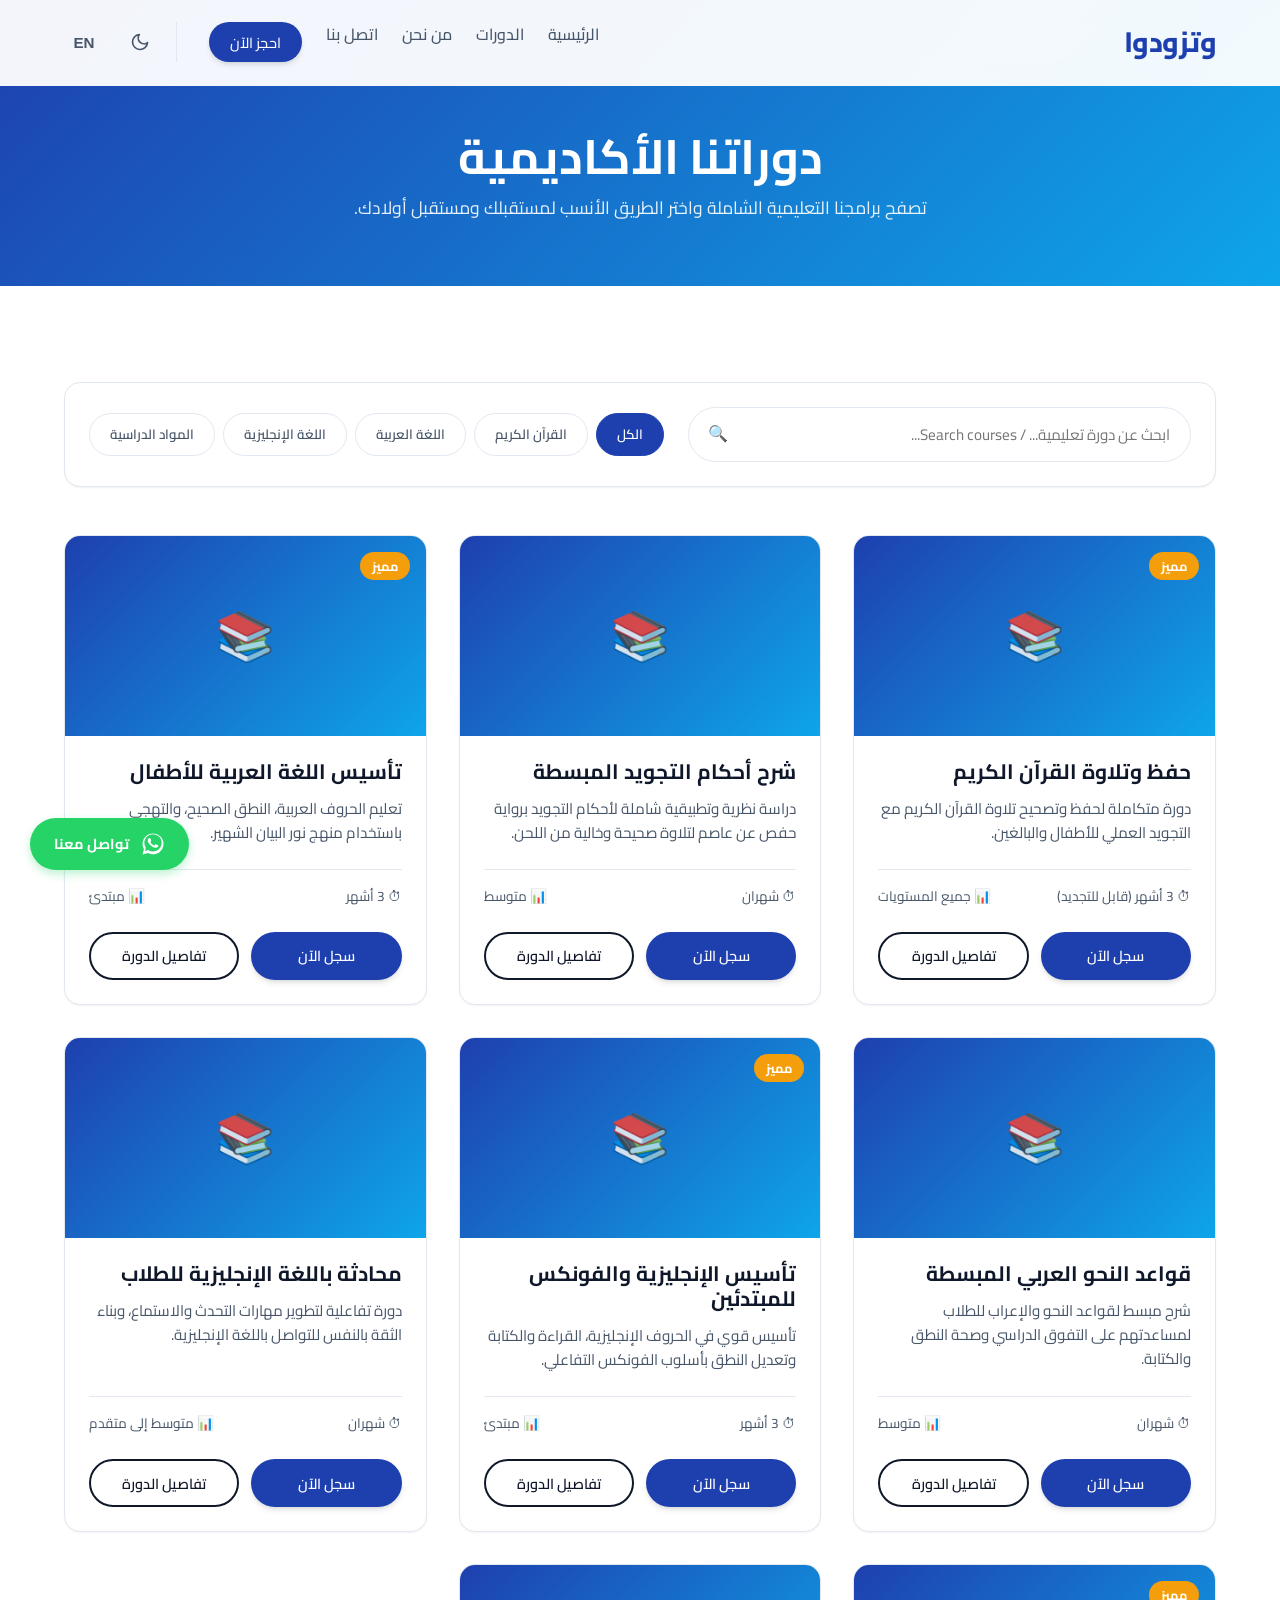
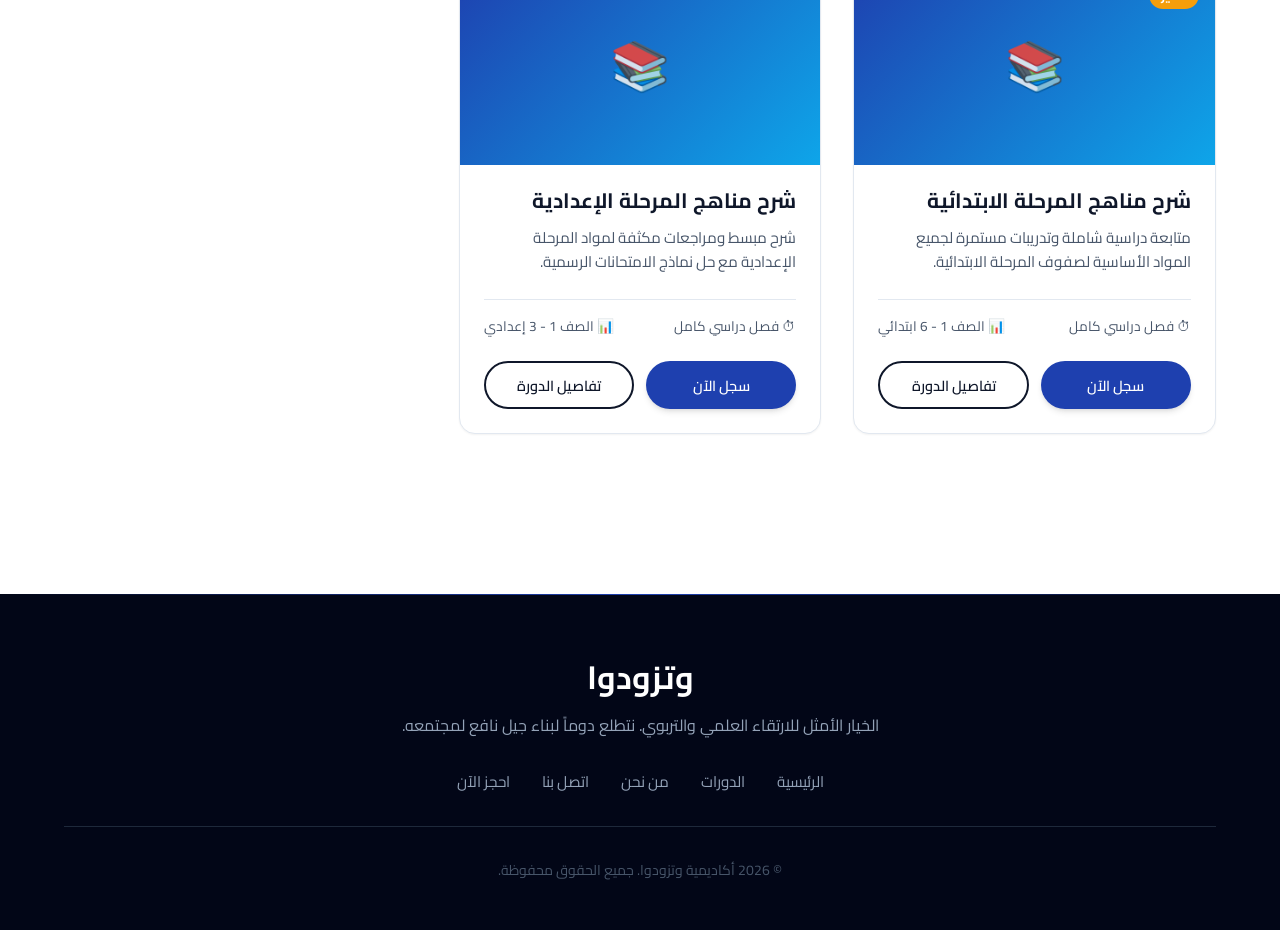
<file: courses.html>
<!DOCTYPE html>
<html lang="en" dir="ltr" data-theme="light">

<head>
    <meta charset="UTF-8">
    <meta name="viewport" content="width=device-width, initial-scale=1.0">
    <meta name="description"
        content="وتزودوا - Browse our premium online courses in Holy Quran, Arabic foundation, English foundation, and school subjects.">
    <title>Courses | أكاديمية وتزودوا</title>

    <!-- Google Fonts -->
    <link rel="preconnect" href="https://fonts.googleapis.com">
    <link rel="preconnect" href="https://fonts.gstatic.com" crossorigin>
    <link
        href="https://fonts.googleapis.com/css2?family=Cairo:wght@400;600;700;800&family=Inter:wght@400;500;600;700;800&display=swap"
        rel="stylesheet">

    <!-- Custom CSS -->
    <link rel="stylesheet" href="css/style.css">
</head>

<body>

    <!-- Header & Navigation -->
    <header class="navbar" id="navbar">
        <div class="container nav-container">
            <a href="index.html" class="logo">
                <span class="ar">وتزودوا</span>
                <span class="en">Watazawadoo</span>
            </a>

            <button class="mobile-toggle" aria-label="Toggle Navigation">
                <span class="bar"></span>
                <span class="bar"></span>
                <span class="bar"></span>
            </button>

            <nav class="nav-menu">
                <ul class="nav-list">
                    <li><a href="index.html"><span class="ar">الرئيسية</span><span class="en">Home</span></a></li>
                    <li><a href="courses.html"><span class="ar">الدورات</span><span class="en">Courses</span></a></li>
                    <li><a href="about.html"><span class="ar">من نحن</span><span class="en">About Us</span></a></li>
                    <li><a href="contact.html"><span class="ar">اتصل بنا</span><span class="en">Contact</span></a></li>
                    <li><a href="booking.html" class="btn btn-primary" style="padding: 0.4rem 1.2rem; font-size: 0.9rem; color: #ffffff !important;"><span class="ar">احجز الآن</span><span class="en">Book Now</span></a></li>
                </ul>
                <div class="nav-controls">
                    <button id="theme-btn" class="icon-btn" aria-label="Toggle Theme">
                        <svg class="sun-icon" xmlns="http://www.w3.org/2000/svg" width="20" height="20"
                            viewBox="0 0 24 24" fill="none" stroke="currentColor" stroke-width="2"
                            stroke-linecap="round" stroke-linejoin="round">
                            <circle cx="12" cy="12" r="5"></circle>
                            <line x1="12" y1="1" x2="12" y2="3"></line>
                            <line x1="12" y1="21" x2="12" y2="23"></line>
                            <line x1="4.22" y1="4.22" x2="5.64" y2="5.64"></line>
                            <line x1="18.36" y1="18.36" x2="19.78" y2="19.78"></line>
                            <line x1="1" y1="12" x2="3" y2="12"></line>
                            <line x1="21" y1="12" x2="23" y2="12"></line>
                            <line x1="4.22" y1="19.78" x2="5.64" y2="18.36"></line>
                            <line x1="18.36" y1="5.64" x2="19.78" y2="4.22"></line>
                        </svg>
                        <svg class="moon-icon" xmlns="http://www.w3.org/2000/svg" width="20" height="20"
                            viewBox="0 0 24 24" fill="none" stroke="currentColor" stroke-width="2"
                            stroke-linecap="round" stroke-linejoin="round">
                            <path d="M21 12.79A9 9 0 1 1 11.21 3 7 7 0 0 0 21 12.79z"></path>
                        </svg>
                    </button>
                    <button id="lang-btn" class="icon-btn font-bold">
                        <span class="ar">EN</span>
                        <span class="en">عربي</span>
                    </button>
                </div>
            </nav>
        </div>
    </header>

    <main>
        <!-- Hero Banner -->
        <section class="subpage-hero">
            <div class="hero-bg"></div>
            <div class="container">
                <h1>
                    <span class="ar">دوراتنا الأكاديمية</span>
                    <span class="en font-body">Our Academy Courses</span>
                </h1>
                <p>
                    <span class="ar">تصفح برامجنا التعليمية الشاملة واختر الطريق الأنسب لمستقبلك ومستقبل أولادك.</span>
                    <span class="en">Browse our comprehensive educational courses and choose the perfect path for you and your children.</span>
                </p>
            </div>
        </section>

        <!-- Courses Catalog -->
        <section class="section">
            <div class="container">
                <!-- Search & Filters -->
                <div class="filter-container fade-in">
                    <!-- Search Input -->
                    <div class="search-box">
                        <input type="text" id="course-search" placeholder="ابحث عن دورة تعليمية... / Search courses...">
                        <span class="search-icon">🔍</span>
                    </div>

                    <!-- Category Filters -->
                    <div class="categories-filter">
                        <button class="filter-btn active" data-category="all">
                            <span class="ar">الكل</span>
                            <span class="en">All</span>
                        </button>
                        <button class="filter-btn" data-category="quran">
                            <span class="ar">القرآن الكريم</span>
                            <span class="en">Holy Quran</span>
                        </button>
                        <button class="filter-btn" data-category="arabic">
                            <span class="ar">اللغة العربية</span>
                            <span class="en">Arabic</span>
                        </button>
                        <button class="filter-btn" data-category="english">
                            <span class="ar">اللغة الإنجليزية</span>
                            <span class="en">English</span>
                        </button>
                        <button class="filter-btn" data-category="subjects">
                            <span class="ar">المواد الدراسية</span>
                            <span class="en">School Subjects</span>
                        </button>
                    </div>
                </div>

                <!-- Courses Grid -->
                <div id="all-courses-grid" class="courses-grid">
                    <!-- Loaded dynamically via js/app.js -->
                </div>
            </div>
        </section>
    </main>

    <!-- Footer -->
    <footer class="footer">
        <div class="container footer-container">
            <div class="footer-info">
                <h3>
                    <span class="ar">وتزودوا</span>
                    <span class="en">Watazawadoo</span>
                </h3>
                <p>
                    <span class="ar">الخيار الأمثل للارتقاء العلمي والتربوي. نتطلع دوماً لبناء جيل نافع لمجتمعه.</span>
                    <span class="en">The perfect choice for academic and educational advancement. Always aspiring to build a beneficial generation.</span>
                </p>
            </div>

            <div style="display: flex; gap: 2rem; margin-bottom: 2rem; flex-wrap: wrap; justify-content: center; font-size: 0.95rem; color: #94a3b8;">
                <a href="index.html" class="footer-link"><span class="ar">الرئيسية</span><span class="en">Home</span></a>
                <a href="courses.html" class="footer-link"><span class="ar">الدورات</span><span class="en">Courses</span></a>
                <a href="about.html" class="footer-link"><span class="ar">من نحن</span><span class="en">About Us</span></a>
                <a href="contact.html" class="footer-link"><span class="ar">اتصل بنا</span><span class="en">Contact</span></a>
                <a href="booking.html" class="footer-link"><span class="ar">احجز الآن</span><span class="en">Book Now</span></a>
            </div>

            <div class="footer-copyright">
                <p>
                    &copy; <span id="year"></span>
                    <span class="ar">أكاديمية وتزودوا. جميع الحقوق محفوظة.</span>
                    <span class="en">Watazawadoo Academy. All rights reserved.</span>
                </p>
            </div>
        </div>
    </footer>

    <!-- Floating WhatsApp Button -->
    <a href="https://wa.me/201121379481" class="floating-wa" target="_blank" rel="noopener noreferrer"
        aria-label="Chat on WhatsApp">
        <svg xmlns="http://www.w3.org/2000/svg" viewBox="0 0 448 512" width="24" height="24" fill="currentColor">
            <path
                d="M380.9 97.1C339 55.1 283.2 32 223.9 32c-122.4 0-222 99.6-222 222 0 39.1 10.2 77.3 29.6 111L0 480l117.7-30.9c32.4 17.7 68.9 27 106.1 27h.1c122.3 0 224.1-99.6 224.1-222 0-59.3-23.1-115-65.1-157zM223.9 416.3c-33 0-65.4-8.9-94-25.7l-6.7-4-69.8 18.3L72 336l-4.4-7c-18.5-29.3-28.2-63.5-28.2-98.1 0-101.9 83-184.9 184.9-184.9 49.4 0 95.8 19.2 130.7 54.2 34.9 34.9 54.2 81.3 54.2 130.8 0 102-83 185.3-185.3 185.3zm101.2-138.2c-5.5-2.8-32.8-16.2-37.9-18-5.1-1.9-8.8-2.8-12.5 2.8-3.7 5.6-14.3 18-17.6 21.8-3.2 3.7-6.5 4.2-12 1.4-32.6-16.3-54-29.1-75.5-66-5.7-9.8 5.7-9.1 16.3-30.3 1.8-3.7 .9-6.9-.5-9.7-1.4-2.8-12.5-30.1-17.1-41.2-4.5-10.8-9.1-9.3-12.5-9.5-3.2-.2-6.9-.2-10.6-.2-3.7 0-9.7 1.4-14.8 6.9-5.1 5.6-19.4 19-19.4 46.3 0 27.3 19.9 53.7 22.6 57.4 2.8 3.7 39.1 59.7 94.8 83.8 35.2 15.2 49 16.5 66.6 13.9 10.7-1.6 32.8-13.4 37.4-26.4 4.6-13 4.6-24.1 3.2-26.4-1.3-2.5-5-3.9-10.5-6.6z" />
        </svg>
        <span class="wa-text">
            <span class="ar">تواصل معنا</span>
            <span class="en">Contact Us</span>
        </span>
    </a>

    <!-- Scripts -->
    <script src="js/data.js"></script>
    <script src="js/app.js"></script>
</body>

</html>
</file>
<file: css/style.css>
/* 
 * Watazawadoo Academy - Premium Stylesheet
 * Contains Light/Dark mode, RTL/LTR support, and fully responsive layout.
 */

/* =========================================
   1. CSS Variables & Theme Definitions
   ========================================= */
:root {
    /* Safe Colors for both themes */
    --primary: #1e40af; /* Deep Blue */
    --primary-hover: #1e3a8a;
    --secondary: #0ea5e9; /* Sky Blue */
    --accent: #f59e0b; /* Golden Yellow for distinction */
    --danger: #ef4444;
    --success: #22c55e;
    
    /* Light Theme (Default) */
    --bg-main: #ffffff;
    --bg-alt: #f8fafc;
    --text-main: #0f172a;
    --text-muted: #475569;
    --border: #e2e8f0;
    --card-bg: #ffffff;
    --navbar-bg: rgba(255, 255, 255, 0.95);
    
    /* Shadows */
    --shadow-sm: 0 1px 2px 0 rgb(0 0 0 / 0.05);
    --shadow-md: 0 4px 6px -1px rgb(0 0 0 / 0.1), 0 2px 4px -2px rgb(0 0 0 / 0.1);
    --shadow-lg: 0 10px 15px -3px rgb(0 0 0 / 0.1), 0 4px 6px -4px rgb(0 0 0 / 0.1);
    --shadow-glow: 0 0 20px rgba(14, 165, 233, 0.4);

    /* Typography settings */
    --font-heading: 'Cairo', sans-serif;
    --font-body: 'Inter', sans-serif;
    
    --transition-fast: 0.2s ease-in-out;
    --transition-normal: 0.3s cubic-bezier(0.4, 0, 0.2, 1);
    --transition-slow: 0.5s cubic-bezier(0.4, 0, 0.2, 1);
}

[data-theme="dark"] {
    --bg-main: #0f172a; /* Slate 900 */
    --bg-alt: #1e293b; /* Slate 800 */
    --text-main: #f8fafc;
    --text-muted: #cbd5e1;
    --border: #334155;
    --card-bg: #1e293b;
    --navbar-bg: rgba(15, 23, 42, 0.85);
    
    --shadow-md: 0 4px 6px -1px rgb(0 0 0 / 0.4);
    --shadow-lg: 0 10px 15px -3px rgb(0 0 0 / 0.5);
    
    /* Slightly brighter primary for dark mode */
    --primary: #3b82f6; 
    --primary-hover: #60a5fa;
}

/* =========================================
   2. Reset & Global Styles
   ========================================= */
*, *::before, *::after {
    box-sizing: border-box;
    margin: 0;
    padding: 0;
}

html {
    scroll-behavior: smooth;
    overflow-x: hidden;
}

body {
    background-color: var(--bg-main);
    color: var(--text-main);
    transition: background-color var(--transition-normal), color var(--transition-normal);
    line-height: 1.6;
    overflow-x: hidden;
    -webkit-font-smoothing: antialiased;
}

/* Language & Direction Logic */
html[dir="rtl"] {
    font-family: 'Cairo', sans-serif; /* Best for Arabic */
}
html[dir="ltr"] {
    font-family: 'Inter', sans-serif; /* Best for English */
}

/* Hard toggle language classes for massive SEO boost (HTML keeps both) */
html[lang="ar"] .en {
    display: none !important;
}
html[lang="en"] .ar {
    display: none !important;
}

/* Typography */
h1, h2, h3, h4, h5, h6 {
    font-weight: 700;
    line-height: 1.2;
    margin-bottom: 1rem;
    color: var(--text-main);
}

p {
    margin-bottom: 1rem;
    color: var(--text-muted);
}

a {
    text-decoration: none;
    color: inherit;
    transition: color var(--transition-fast);
}

ul {
    list-style: none;
}

img {
    max-width: 100%;
    height: auto;
    display: block;
}

/* Layout Utilities */
.container {
    width: 100%;
    max-width: 1200px;
    margin: 0 auto;
    padding: 0 1.5rem;
}

.section {
    padding: 6rem 0;
}

.bg-light {
    background-color: var(--bg-alt);
}

.text-center { text-align: center; }

/* Buttons */
.btn {
    display: inline-flex;
    align-items: center;
    justify-content: center;
    padding: 0.875rem 2rem;
    border-radius: 9999px; /* Pill shape */
    font-weight: 600;
    font-size: 1rem;
    cursor: pointer;
    transition: all var(--transition-fast);
    border: 2px solid transparent;
}

.btn-primary {
    background-color: var(--primary);
    color: #ffffff !important;
    box-shadow: var(--shadow-md);
}

.btn-primary:hover {
    background-color: var(--primary-hover);
    transform: translateY(-2px);
    box-shadow: var(--shadow-lg);
}

.btn-secondary {
    background-color: transparent;
    color: var(--text-main) !important;
    border-color: var(--text-main);
}

.btn-secondary:hover {
    background-color: var(--text-main);
    color: var(--bg-main) !important;
}

/* =========================================
   3. Navbar & Header
   ========================================= */
.navbar {
    position: fixed;
    top: 0;
    left: 0;
    width: 100%;
    z-index: 1000;
    background-color: var(--navbar-bg);
    backdrop-filter: blur(12px); /* Glassmorphism */
    -webkit-backdrop-filter: blur(12px);
    border-bottom: 1px solid transparent;
    transition: all var(--transition-normal);
    padding: 1.25rem 0;
}

.navbar.scrolled {
    padding: 0.75rem 0;
    border-bottom-color: var(--border);
    box-shadow: var(--shadow-sm);
}

.nav-container {
    display: flex;
    justify-content: space-between;
    align-items: center;
}

.logo {
    font-size: 1.75rem;
    font-weight: 800;
    color: var(--primary);
    letter-spacing: -0.5px;
}

.nav-menu {
    display: flex;
    align-items: center;
    gap: 2rem;
}

.nav-list {
    display: flex;
    gap: 1.5rem;
}

.nav-list a {
    font-weight: 500;
    color: var(--text-muted);
    position: relative;
    padding: 0.5rem 0;
}

.nav-list a::after {
    content: '';
    position: absolute;
    bottom: 0;
    left: 0; /* overridden for RTL in later code */
    width: 0%;
    height: 2px;
    background-color: var(--primary);
    transition: width var(--transition-fast);
}

html[dir="rtl"] .nav-list a::after {
    left: auto;
    right: 0;
}

.nav-list a:hover {
    color: var(--primary);
}

.nav-list a:hover::after {
    width: 100%;
}

.nav-controls {
    display: flex;
    align-items: center;
    gap: 1rem;
    border-left: 1px solid var(--border);
    padding-left: 1rem;
}

html[dir="rtl"] .nav-controls {
    border-left: none;
    border-right: 1px solid var(--border);
    padding-left: 0;
    padding-right: 1rem;
}

.icon-btn {
    background: none;
    border: none;
    cursor: pointer;
    color: var(--text-muted);
    display: flex;
    align-items: center;
    justify-content: center;
    width: 40px;
    height: 40px;
    border-radius: 50%;
    transition: all var(--transition-fast);
}

.icon-btn:hover {
    background-color: var(--bg-alt);
    color: var(--primary);
}

.font-bold {
    font-weight: 700;
    font-size: 0.95rem;
}

/* Theme Icon Logic */
html[data-theme="light"] .sun-icon { display: none; }
html[data-theme="light"] .moon-icon { display: block; }

html[data-theme="dark"] .sun-icon { display: block; }
html[data-theme="dark"] .moon-icon { display: none; }

.mobile-toggle {
    display: none;
    flex-direction: column;
    justify-content: space-between;
    width: 30px;
    height: 21px;
    background: none;
    border: none;
    cursor: pointer;
    z-index: 1001;
}

.mobile-toggle .bar {
    width: 100%;
    height: 3px;
    background-color: var(--text-main);
    border-radius: 3px;
    transition: all var(--transition-fast);
    transform-origin: left;
}

html[dir="rtl"] .mobile-toggle .bar {
    transform-origin: right;
}

/* =========================================
   4. Hero Section
   ========================================= */
.hero {
    position: relative;
    min-height: 100vh;
    display: flex;
    align-items: center;
    padding-top: 80px; /* offset navbar */
    overflow: hidden;
}

.hero-bg {
    position: absolute;
    inset: 0;
    z-index: -1;
    background-image: url('../assets/images/hero_bg_custom.jpg');
    background-size: cover;
    background-position: center;
    background-attachment: fixed;
    /* Beautiful gradient overlay to ensure text readability */
}

/* Dynamic overlay based on theme */
html[data-theme="light"] .hero-bg::before {
    content: '';
    position: absolute;
    inset: 0;
    background: linear-gradient(to right, rgba(255,255,255,0.95), rgba(255,255,255,0.6));
}

html[data-theme="dark"] .hero-bg::before {
    content: '';
    position: absolute;
    inset: 0;
    background: linear-gradient(to right, rgba(15,23,42,0.95), rgba(15,23,42,0.7));
}

html[dir="rtl"] .hero-bg::before {
    background: linear-gradient(to left, rgba(255,255,255,0.95), rgba(255,255,255,0.6));
}

html[dir="rtl"][data-theme="dark"] .hero-bg::before {
    background: linear-gradient(to left, rgba(15,23,42,0.95), rgba(15,23,42,0.7));
}

.hero-content {
    max-width: 800px;
}

/* Section Badge */
.badge {
    display: inline-block;
    padding: 0.5rem 1rem;
    background-color: rgba(14, 165, 233, 0.1);
    color: var(--secondary);
    border-radius: 9999px;
    font-size: 0.875rem;
    font-weight: 600;
    margin-bottom: 1.5rem;
    border: 1px solid rgba(14, 165, 233, 0.2);
}

.hero-title {
    font-size: clamp(2.5rem, 5vw, 4.5rem);
    line-height: 1.1;
    margin-bottom: 1.5rem;
    background: linear-gradient(135deg, var(--primary), var(--secondary));
    -webkit-background-clip: text;
    -webkit-text-fill-color: transparent;
    background-clip: text;
}

.hero-subtitle {
    font-size: 1.125rem;
    max-width: 600px;
    margin-bottom: 2.5rem;
}

.hero-actions {
    display: flex;
    gap: 1rem;
    flex-wrap: wrap;
}

/* =========================================
   5. General Sections Formatting
   ========================================= */
.section-badge {
    display: inline-block;
    color: var(--primary);
    font-weight: 700;
    text-transform: uppercase;
    letter-spacing: 1px;
    margin-bottom: 0.5rem;
    font-size: 0.875rem;
}

.section-title {
    font-size: clamp(2rem, 4vw, 2.5rem);
    margin-bottom: 1.5rem;
}

.section-subtitle {
    max-width: 700px;
    margin: 0 auto 3rem;
    font-size: 1.125rem;
}

/* About Us Section */
.about-grid {
    display: grid;
    grid-template-columns: 1fr 1fr;
    gap: 4rem;
    align-items: center;
}

.about-image {
    position: relative;
}

.img-placeholder {
    width: 100%;
    aspect-ratio: 4/5;
    background: linear-gradient(45deg, var(--primary), var(--secondary));
    border-radius: 20px;
    box-shadow: var(--shadow-lg);
    display: flex;
    align-items: center;
    justify-content: center;
    padding: 2rem;
}

.about-logo-img {
    max-width: 80%;
    height: auto;
    object-fit: contain;
    filter: drop-shadow(0 4px 6px rgba(0,0,0,0.2));
}

.experience-badge {
    position: absolute;
    bottom: -20px;
    right: -20px;
    background-color: var(--bg-main);
    padding: 1.5rem;
    border-radius: 16px;
    box-shadow: var(--shadow-lg);
    display: flex;
    flex-direction: column;
    align-items: center;
    justify-content: center;
    border: 1px solid var(--border);
    animation: float 4s ease-in-out infinite;
}

html[dir="rtl"] .experience-badge {
    right: auto;
    left: -20px;
}

.experience-badge .num {
    font-size: 3rem;
    font-weight: 800;
    color: var(--primary);
    line-height: 1;
}

.experience-badge .text {
    font-size: 0.875rem;
    font-weight: 600;
    color: var(--text-muted);
}

.mission-vision {
    display: grid;
    grid-template-columns: 1fr 1fr;
    gap: 1.5rem;
    margin-top: 2rem;
}

.sm-card {
    background-color: var(--bg-alt);
    padding: 1.5rem;
    border-radius: 12px;
    border: 1px solid var(--border);
    transition: transform var(--transition-fast);
}

.sm-card:hover {
    transform: translateY(-5px);
    box-shadow: var(--shadow-md);
}

/* Services Section */
.services-grid {
    display: grid;
    grid-template-columns: repeat(auto-fit, minmax(250px, 1fr));
    gap: 2rem;
}

.service-card {
    background-color: var(--card-bg);
    padding: 2.5rem 2rem;
    border-radius: 16px;
    text-align: center;
    box-shadow: var(--shadow-sm);
    border: 1px solid var(--border);
    transition: all var(--transition-normal);
    position: relative;
    overflow: hidden;
}

.service-card::before {
    content: '';
    position: absolute;
    top: 0; left: 0; right: 0; height: 4px;
    background: linear-gradient(90deg, var(--primary), var(--secondary));
    transform: scaleX(0);
    transition: transform var(--transition-normal);
    transform-origin: center;
}

.service-card:hover {
    transform: translateY(-10px);
    box-shadow: var(--shadow-lg);
}

.service-card:hover::before {
    transform: scaleX(1);
}

.service-icon {
    width: 64px;
    height: 64px;
    background-color: rgba(14, 165, 233, 0.1);
    color: var(--primary);
    border-radius: 16px;
    display: flex;
    align-items: center;
    justify-content: center;
    margin: 0 auto 1.5rem;
    transition: transform var(--transition-normal);
}

.service-card:hover .service-icon {
    transform: rotateY(180deg);
}

/* Why Choose Us - Features List */
.features-list {
    display: grid;
    grid-template-columns: repeat(auto-fit, minmax(280px, 1fr));
    gap: 2rem;
}

.feature-item {
    display: flex;
    align-items: flex-start;
    gap: 1.5rem;
    padding: 1.5rem;
    background-color: var(--card-bg);
    border-radius: 12px;
    border: 1px solid var(--border);
    transition: var(--transition-fast);
}

.feature-item:hover {
    border-color: var(--primary);
    box-shadow: var(--shadow-md);
}

.f-icon {
    font-size: 2rem;
    line-height: 1;
    color: var(--accent);
    background: rgba(245, 158, 11, 0.1);
    padding: 1rem;
    border-radius: 12px;
}

.f-content h4 {
    margin-bottom: 0.5rem;
}

.f-content p {
    margin-bottom: 0;
    font-size: 0.95rem;
}

/* =========================================
   6. Footer
   ========================================= */
.footer {
    background-color: #020617; /* Very Dark Slate */
    color: #f8fafc;
    padding: 4rem 0 2rem;
    position: relative;
    overflow: hidden;
}

.footer::before {
    content: '';
    position: absolute;
    top: 0; left: 0; right: 0; height: 1px;
    background: linear-gradient(90deg, transparent, var(--primary), transparent);
}

.footer-container {
    display: flex;
    flex-direction: column;
    align-items: center;
    text-align: center;
}

.footer-info h3 {
    color: #ffffff;
    font-size: 2rem;
    margin-bottom: 1rem;
}

.footer-info p {
    color: #94a3b8;
    max-width: 500px;
    margin: 0 auto 2rem;
}

.footer-copyright {
    color: #64748b;
    font-size: 0.875rem;
    padding-top: 2rem;
    border-top: 1px solid #1e293b;
    width: 100%;
}

/* =========================================
   7. Floating Components (WhatsApp)
   ========================================= */
.floating-wa {
    position: fixed;
    bottom: 30px;
    right: 30px;
    background-color: #25D366;
    color: white;
    padding: 0.875rem 1.5rem;
    border-radius: 9999px; /* Pill shape */
    display: flex;
    align-items: center;
    gap: 0.5rem;
    box-shadow: 0 4px 10px rgba(37, 211, 102, 0.3);
    z-index: 100;
    font-weight: 700;
    font-size: 1rem;
    transition: transform var(--transition-fast), box-shadow var(--transition-fast);
}

html[dir="rtl"] .floating-wa {
    right: auto;
    left: 30px;
}

.floating-wa:hover {
    transform: scale(1.05); /* slightly lower scale for wider button */
    box-shadow: 0 6px 14px rgba(37, 211, 102, 0.4);
}


/* =========================================
   8. Animations
   ========================================= */
@keyframes float {
    0% { transform: translateY(0px); }
    50% { transform: translateY(-10px); }
    100% { transform: translateY(0px); }
}

/* Scroll reveal logic via Intersection Observer (added .visible via JS) */
.fade-in {
    opacity: 0;
    transform: translateY(20px);
    transition: opacity 0.6s ease-out, transform 0.6s ease-out;
}

.fade-in.visible {
    opacity: 1;
    transform: translateY(0);
}

/* =========================================
   9. Media Queries (Responsive)
   ========================================= */
@media (max-width: 991px) {
    .about-grid {
        grid-template-columns: 1fr;
    }
    
    .about-image {
        max-width: 500px;
        margin: 0 auto;
    }
}

@media (max-width: 768px) {
    .mobile-toggle {
        display: flex;
    }
    
    .nav-menu {
        position: fixed;
        top: 75px;
        left: -100%;
        width: 100%;
        height: calc(100vh - 75px);
        background-color: var(--bg-main);
        flex-direction: column;
        justify-content: flex-start;
        padding-top: 2rem;
        transition: left var(--transition-normal);
        overflow-y: auto;
    }

    html[dir="rtl"] .nav-menu {
        left: auto;
        right: -100%;
        transition: right var(--transition-normal);
    }
    
    .nav-menu.active {
        left: 0;
    }

    html[dir="rtl"] .nav-menu.active {
        right: 0;
    }

    .nav-list {
        flex-direction: column;
        align-items: center;
        gap: 2rem;
        width: 100%;
    }

    .nav-list a {
        font-size: 1.25rem;
    }

    .nav-controls {
        margin-top: 2rem;
        border: none;
        padding: 0;
        justify-content: center;
        width: 100%;
    }
    
    html[dir="rtl"] .nav-controls {
        border: none;
        padding: 0;
    }

    /* Hamburger Animation */
    .mobile-toggle.active .bar:nth-child(1) {
        transform: rotate(45deg);
    }
    .mobile-toggle.active .bar:nth-child(2) {
        opacity: 0;
    }
    .mobile-toggle.active .bar:nth-child(3) {
        transform: rotate(-45deg);
    }
    
    .hero-title {
        font-size: 2rem;
    }
    
    .mission-vision {
        grid-template-columns: 1fr;
    }
}

/* =========================================
   10. Subpages & Advanced Components
   ========================================= */

/* Hero Banner for Subpages */
.subpage-hero {
    position: relative;
    padding: 8rem 0 4rem;
    background: linear-gradient(135deg, var(--primary), var(--secondary));
    color: #ffffff;
    text-align: center;
    overflow: hidden;
}

.subpage-hero .hero-bg {
    opacity: 0.15;
}

.subpage-hero h1 {
    font-size: clamp(2rem, 4vw, 3rem);
    color: #ffffff;
    margin-bottom: 0.5rem;
}

.subpage-hero p {
    color: rgba(255, 255, 255, 0.9);
    font-size: 1.1rem;
    max-width: 600px;
    margin: 0 auto;
}

/* Course Search & Filter controls */
.filter-container {
    display: flex;
    flex-wrap: wrap;
    gap: 1.5rem;
    justify-content: space-between;
    align-items: center;
    margin-bottom: 3rem;
    background-color: var(--card-bg);
    padding: 1.5rem;
    border-radius: 16px;
    border: 1px solid var(--border);
    box-shadow: var(--shadow-sm);
}

.search-box {
    position: relative;
    flex: 1;
    min-width: 280px;
}

.search-box input {
    width: 100%;
    padding: 0.75rem 1.25rem;
    border: 1px solid var(--border);
    border-radius: 9999px;
    background-color: var(--bg-main);
    color: var(--text-main);
    font-family: inherit;
    font-size: 0.95rem;
    transition: all var(--transition-fast);
}

html[dir="rtl"] .search-box input {
    padding-left: 3rem;
}

html[dir="ltr"] .search-box input {
    padding-right: 3rem;
}

.search-box input:focus {
    outline: none;
    border-color: var(--primary);
    box-shadow: 0 0 0 3px rgba(30, 64, 175, 0.1);
}

.search-icon {
    position: absolute;
    top: 50%;
    transform: translateY(-50%);
    color: var(--text-muted);
}

html[dir="rtl"] .search-icon {
    left: 1.25rem;
}

html[dir="ltr"] .search-icon {
    right: 1.25rem;
}

.categories-filter {
    display: flex;
    gap: 0.5rem;
    flex-wrap: wrap;
}

.filter-btn {
    padding: 0.5rem 1.25rem;
    border-radius: 9999px;
    border: 1px solid var(--border);
    background-color: var(--bg-main);
    color: var(--text-muted);
    font-family: inherit;
    font-weight: 600;
    cursor: pointer;
    transition: all var(--transition-fast);
}

.filter-btn:hover, .filter-btn.active {
    background-color: var(--primary);
    color: #ffffff;
    border-color: var(--primary);
}

/* Course Grid and Cards */
.courses-grid {
    display: grid;
    grid-template-columns: repeat(auto-fill, minmax(320px, 1fr));
    gap: 2rem;
    margin-bottom: 4rem;
}

.course-card {
    background-color: var(--card-bg);
    border-radius: 16px;
    border: 1px solid var(--border);
    overflow: hidden;
    box-shadow: var(--shadow-sm);
    transition: all var(--transition-normal);
    display: flex;
    flex-direction: column;
}

.course-card:hover {
    transform: translateY(-8px);
    box-shadow: var(--shadow-lg);
    border-color: var(--primary);
}

.course-badge {
    position: absolute;
    top: 1rem;
    z-index: 2;
    background-color: var(--accent);
    color: #ffffff;
    padding: 0.25rem 0.75rem;
    border-radius: 9999px;
    font-size: 0.8rem;
    font-weight: 700;
}

html[dir="rtl"] .course-badge {
    right: 1rem;
}

html[dir="ltr"] .course-badge {
    left: 1rem;
}

.course-image-placeholder {
    height: 200px;
    background: linear-gradient(135deg, #1e40af, #0ea5e9);
    position: relative;
    display: flex;
    align-items: center;
    justify-content: center;
    color: rgba(255, 255, 255, 0.85);
}

.course-body {
    padding: 1.5rem;
    flex: 1;
    display: flex;
    flex-direction: column;
}

.course-body h3 {
    font-size: 1.3rem;
    margin-bottom: 0.75rem;
}

.course-body p {
    font-size: 0.95rem;
    margin-bottom: 1.5rem;
    flex: 1;
}

.course-meta {
    display: flex;
    justify-content: space-between;
    font-size: 0.85rem;
    color: var(--text-muted);
    border-top: 1px solid var(--border);
    padding-top: 1rem;
    margin-bottom: 1rem;
}

.course-meta-item {
    display: flex;
    align-items: center;
    gap: 0.35rem;
}

.course-actions {
    display: flex;
    gap: 0.75rem;
}

.course-actions .btn {
    flex: 1;
    padding: 0.65rem 1rem;
    font-size: 0.9rem;
}

/* Course Details view */
.details-container {
    display: grid;
    grid-template-columns: 2fr 1fr;
    gap: 3rem;
    align-items: start;
}

@media (max-width: 991px) {
    .details-container {
        grid-template-columns: 1fr;
    }
}

.details-main {
    background-color: var(--card-bg);
    border-radius: 16px;
    border: 1px solid var(--border);
    padding: 2.5rem;
    box-shadow: var(--shadow-sm);
}

.details-main h2 {
    font-size: 1.75rem;
    margin: 2rem 0 1rem;
    border-bottom: 2px solid var(--border);
    padding-bottom: 0.5rem;
}

.outcomes-list, .curriculum-list {
    margin-top: 1rem;
}

.outcomes-list li {
    position: relative;
    padding-left: 1.5rem;
    margin-bottom: 0.75rem;
    color: var(--text-muted);
}

html[dir="rtl"] .outcomes-list li {
    padding-left: 0;
    padding-right: 1.5rem;
}

.outcomes-list li::before {
    content: "✓";
    position: absolute;
    color: var(--success);
    font-weight: bold;
}

html[dir="rtl"] .outcomes-list li::before {
    right: 0;
}
html[dir="ltr"] .outcomes-list li::before {
    left: 0;
}

.curriculum-list li {
    position: relative;
    padding-left: 2rem;
    margin-bottom: 1rem;
    border-left: 2px solid var(--primary);
    margin-left: 0.5rem;
}

html[dir="rtl"] .curriculum-list li {
    padding-left: 0;
    padding-right: 2rem;
    border-left: none;
    border-right: 2px solid var(--primary);
    margin-left: 0;
    margin-right: 0.5rem;
}

.curriculum-list li .step-num {
    font-weight: 700;
    color: var(--primary);
    display: block;
    font-size: 0.9rem;
}

.details-sidebar {
    background-color: var(--card-bg);
    border-radius: 16px;
    border: 1px solid var(--border);
    padding: 2rem;
    box-shadow: var(--shadow-md);
    position: sticky;
    top: 100px;
}

.sidebar-info-item {
    display: flex;
    justify-content: space-between;
    padding: 0.75rem 0;
    border-bottom: 1px solid var(--border);
    font-size: 0.95rem;
}

.sidebar-info-item:last-of-type {
    border-bottom: none;
    margin-bottom: 1.5rem;
}

/* Instructor Grid and profile */
.instructors-grid {
    display: grid;
    grid-template-columns: repeat(auto-fill, minmax(280px, 1fr));
    gap: 2.5rem;
}

.instructor-card {
    background-color: var(--card-bg);
    border-radius: 16px;
    border: 1px solid var(--border);
    padding: 2rem;
    text-align: center;
    box-shadow: var(--shadow-sm);
    transition: all var(--transition-normal);
}

.instructor-card:hover {
    transform: translateY(-5px);
    box-shadow: var(--shadow-lg);
    border-color: var(--primary);
}

.instructor-avatar {
    width: 120px;
    height: 120px;
    border-radius: 50%;
    object-fit: cover;
    margin: 0 auto 1.5rem;
    border: 4px solid rgba(30, 64, 175, 0.1);
}

.instructor-card h3 {
    font-size: 1.25rem;
    margin-bottom: 0.25rem;
}

.instructor-role {
    font-size: 0.85rem;
    color: var(--primary);
    font-weight: 700;
    text-transform: uppercase;
    margin-bottom: 1rem;
}

.instructor-card p {
    font-size: 0.9rem;
    margin-bottom: 0;
}

/* FAQ Accordion */
.faq-section {
    max-width: 800px;
    margin: 0 auto;
}

.faq-item {
    background-color: var(--card-bg);
    border: 1px solid var(--border);
    border-radius: 12px;
    margin-bottom: 1rem;
    overflow: hidden;
    transition: border-color var(--transition-fast);
}

.faq-item:hover {
    border-color: var(--primary);
}

.faq-question {
    width: 100%;
    padding: 1.25rem 1.5rem;
    background: none;
    border: none;
    text-align: inherit;
    font-family: inherit;
    font-size: 1.1rem;
    font-weight: 700;
    color: var(--text-main);
    cursor: pointer;
    display: flex;
    justify-content: space-between;
    align-items: center;
}

.faq-answer {
    max-height: 0;
    overflow: hidden;
    transition: max-height 0.3s ease-out, padding 0.3s ease-out;
    padding: 0 1.5rem;
    color: var(--text-muted);
    font-size: 0.95rem;
    border-top: 1px solid transparent;
}

.faq-item.active .faq-answer {
    max-height: 200px;
    padding: 1.25rem 1.5rem;
    border-top-color: var(--border);
}

.faq-icon {
    font-size: 1.5rem;
    transition: transform var(--transition-fast);
}

.faq-item.active .faq-icon {
    transform: rotate(45deg);
}

/* Contact Info & Forms */
.contact-grid {
    display: grid;
    grid-template-columns: 1fr 2fr;
    gap: 3rem;
}

@media (max-width: 768px) {
    .contact-grid {
        grid-template-columns: 1fr;
    }
}

.contact-info-card {
    background-color: var(--card-bg);
    border-radius: 16px;
    border: 1px solid var(--border);
    padding: 2rem;
    box-shadow: var(--shadow-sm);
}

.contact-info-item {
    display: flex;
    gap: 1rem;
    margin-bottom: 1.5rem;
}

.contact-info-item .icon {
    font-size: 1.5rem;
}

.form-group {
    margin-bottom: 1.5rem;
}

.form-group label {
    display: block;
    font-weight: 600;
    margin-bottom: 0.5rem;
    font-size: 0.9rem;
}

.form-control {
    width: 100%;
    padding: 0.75rem 1rem;
    border: 1px solid var(--border);
    border-radius: 8px;
    background-color: var(--bg-main);
    color: var(--text-main);
    font-family: inherit;
    font-size: 0.95rem;
    transition: border-color var(--transition-fast);
}

.form-control:focus {
    outline: none;
    border-color: var(--primary);
    box-shadow: 0 0 0 3px rgba(30, 64, 175, 0.1);
}

textarea.form-control {
    resize: vertical;
    min-height: 120px;
}

.map-container {
    height: 350px;
    border-radius: 16px;
    overflow: hidden;
    margin-top: 3rem;
    border: 1px solid var(--border);
}

.map-container iframe {
    width: 100%;
    height: 100%;
    border: none;
}

/* Booking System Tab & Layout */
.booking-tabs {
    display: flex;
    justify-content: center;
    gap: 1rem;
    margin-bottom: 2.5rem;
}

.booking-tab-btn {
    padding: 0.75rem 1.5rem;
    border-radius: 9999px;
    border: 1px solid var(--border);
    background-color: var(--card-bg);
    color: var(--text-muted);
    font-family: inherit;
    font-weight: 700;
    cursor: pointer;
    transition: all var(--transition-fast);
}

.booking-tab-btn:hover, .booking-tab-btn.active {
    background-color: var(--primary);
    color: #ffffff;
    border-color: var(--primary);
    box-shadow: var(--shadow-sm);
}

.booking-card {
    max-width: 650px;
    margin: 0 auto;
    background-color: var(--card-bg);
    border-radius: 16px;
    border: 1px solid var(--border);
    padding: 3rem 2.5rem;
    box-shadow: var(--shadow-lg);
}

@media (max-width: 576px) {
    .booking-card {
        padding: 2rem 1.5rem;
    }
}

/* Statistics Counter Section */
.stats-grid {
    display: grid;
    grid-template-columns: repeat(auto-fit, minmax(200px, 1fr));
    gap: 2rem;
    text-align: center;
}

.stat-item {
    padding: 2rem;
    background-color: var(--card-bg);
    border-radius: 16px;
    border: 1px solid var(--border);
    box-shadow: var(--shadow-sm);
}

.stat-num {
    font-size: 3rem;
    font-weight: 800;
    color: var(--primary);
    margin-bottom: 0.5rem;
    display: block;
    line-height: 1;
}

.stat-title {
    font-weight: 700;
    font-size: 1.1rem;
}

/* Gallery layout */
.gallery-grid {
    display: grid;
    grid-template-columns: repeat(auto-fill, minmax(280px, 1fr));
    gap: 1.5rem;
}

.gallery-item {
    border-radius: 16px;
    overflow: hidden;
    position: relative;
    aspect-ratio: 4/3;
    border: 1px solid var(--border);
    box-shadow: var(--shadow-sm);
}

.gallery-item img {
    width: 100%;
    height: 100%;
    object-fit: cover;
    transition: transform var(--transition-normal);
}

.gallery-item:hover img {
    transform: scale(1.08);
}

.gallery-overlay {
    position: absolute;
    inset: 0;
    background: linear-gradient(to top, rgba(0, 0, 0, 0.7), transparent);
    opacity: 0;
    display: flex;
    align-items: flex-end;
    padding: 1.5rem;
    transition: opacity var(--transition-fast);
}

.gallery-item:hover .gallery-overlay {
    opacity: 1;
}

.gallery-text {
    color: #ffffff;
    font-weight: 700;
    font-size: 1.1rem;
}

/* Announcements & Success stories list */
.announcements-grid {
    display: grid;
    grid-template-columns: 1fr 1fr;
    gap: 2.5rem;
}

@media (max-width: 768px) {
    .announcements-grid {
        grid-template-columns: 1fr;
    }
}

.announcement-card {
    background-color: var(--card-bg);
    border-radius: 16px;
    border: 1px solid var(--border);
    padding: 2rem;
    box-shadow: var(--shadow-sm);
}

.announcement-date {
    display: inline-block;
    font-size: 0.8rem;
    color: var(--primary);
    font-weight: 700;
    margin-bottom: 0.5rem;
}

/* Testimonials / Success stories */
.testimonials-grid {
    display: grid;
    grid-template-columns: repeat(auto-fit, minmax(300px, 1fr));
    gap: 2rem;
}

.testimonial-card {
    background-color: var(--card-bg);
    border-radius: 16px;
    border: 1px solid var(--border);
    padding: 2.5rem;
    box-shadow: var(--shadow-sm);
    position: relative;
}

.testimonial-quote {
    font-style: italic;
    color: var(--text-muted);
    font-size: 0.95rem;
    margin-bottom: 1.5rem;
}

.testimonial-author {
    display: flex;
    align-items: center;
    gap: 1rem;
}

.testimonial-avatar {
    width: 50px;
    height: 50px;
    border-radius: 50%;
    object-fit: cover;
}

.testimonial-author-info h4 {
    margin-bottom: 0.15rem;
    font-size: 1rem;
}

.testimonial-author-info span {
    font-size: 0.8rem;
    color: var(--text-muted);
}

/* Call to Actions sections styling */
.cta-section {
    background: linear-gradient(135deg, var(--primary), var(--secondary));
    color: #ffffff;
    text-align: center;
    padding: 5rem 0;
    border-radius: 24px;
    margin-top: 4rem;
}

.cta-section h2 {
    color: #ffffff;
    font-size: clamp(2rem, 4vw, 2.75rem);
    margin-bottom: 1rem;
}

.cta-section p {
    color: rgba(255, 255, 255, 0.9);
    max-width: 600px;
    margin: 0 auto 2rem;
    font-size: 1.1rem;
}

.cta-section .btn-secondary {
    border-color: #ffffff;
    color: #ffffff !important;
}

.cta-section .btn-secondary:hover {
    background-color: #ffffff;
    color: var(--primary) !important;
}

.cta-buttons {
    display: flex;
    justify-content: center;
    gap: 1rem;
    flex-wrap: wrap;
}

/* WA Text & adjustments */
.wa-text {
    font-size: 0.9rem;
    margin-left: 0.25rem;
}

html[dir="rtl"] .wa-text {
    margin-left: 0;
    margin-right: 0.25rem;
}

/* Global utility classes for language visibility and responsiveness */
.ar, .en {
    transition: opacity var(--transition-fast);
}
</file>
